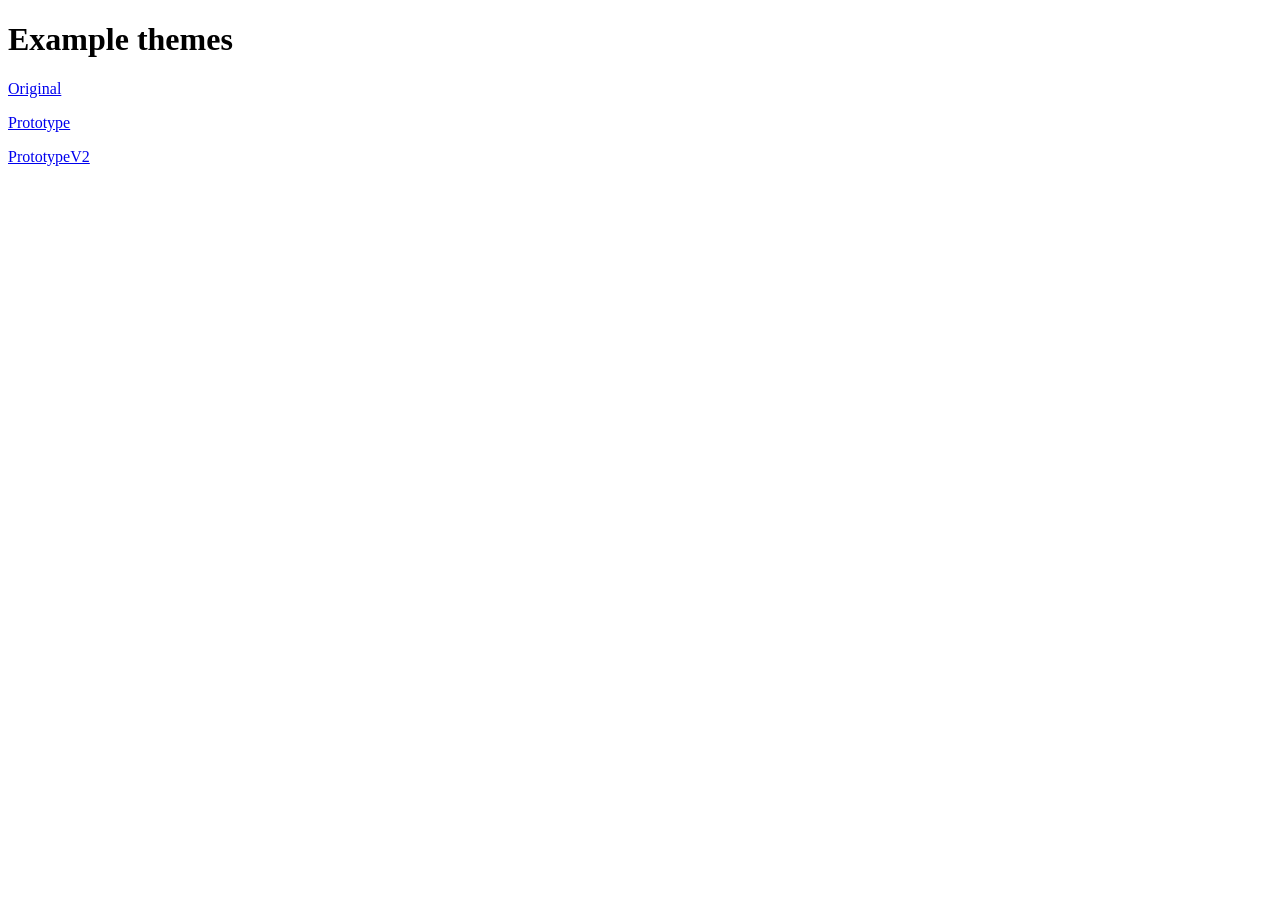
<file: index.html>
<!DOCTYPE HTML>
<html>
<head>
</head>
<body>
  <h1>Example themes</h1>
<p><a href="/original.html">Original</a></p>
<p><a href="/prototype.html">Prototype</a></p>
<p><a href="/prototypeV2.html">PrototypeV2</a></p>
</body>
</html>
</file>
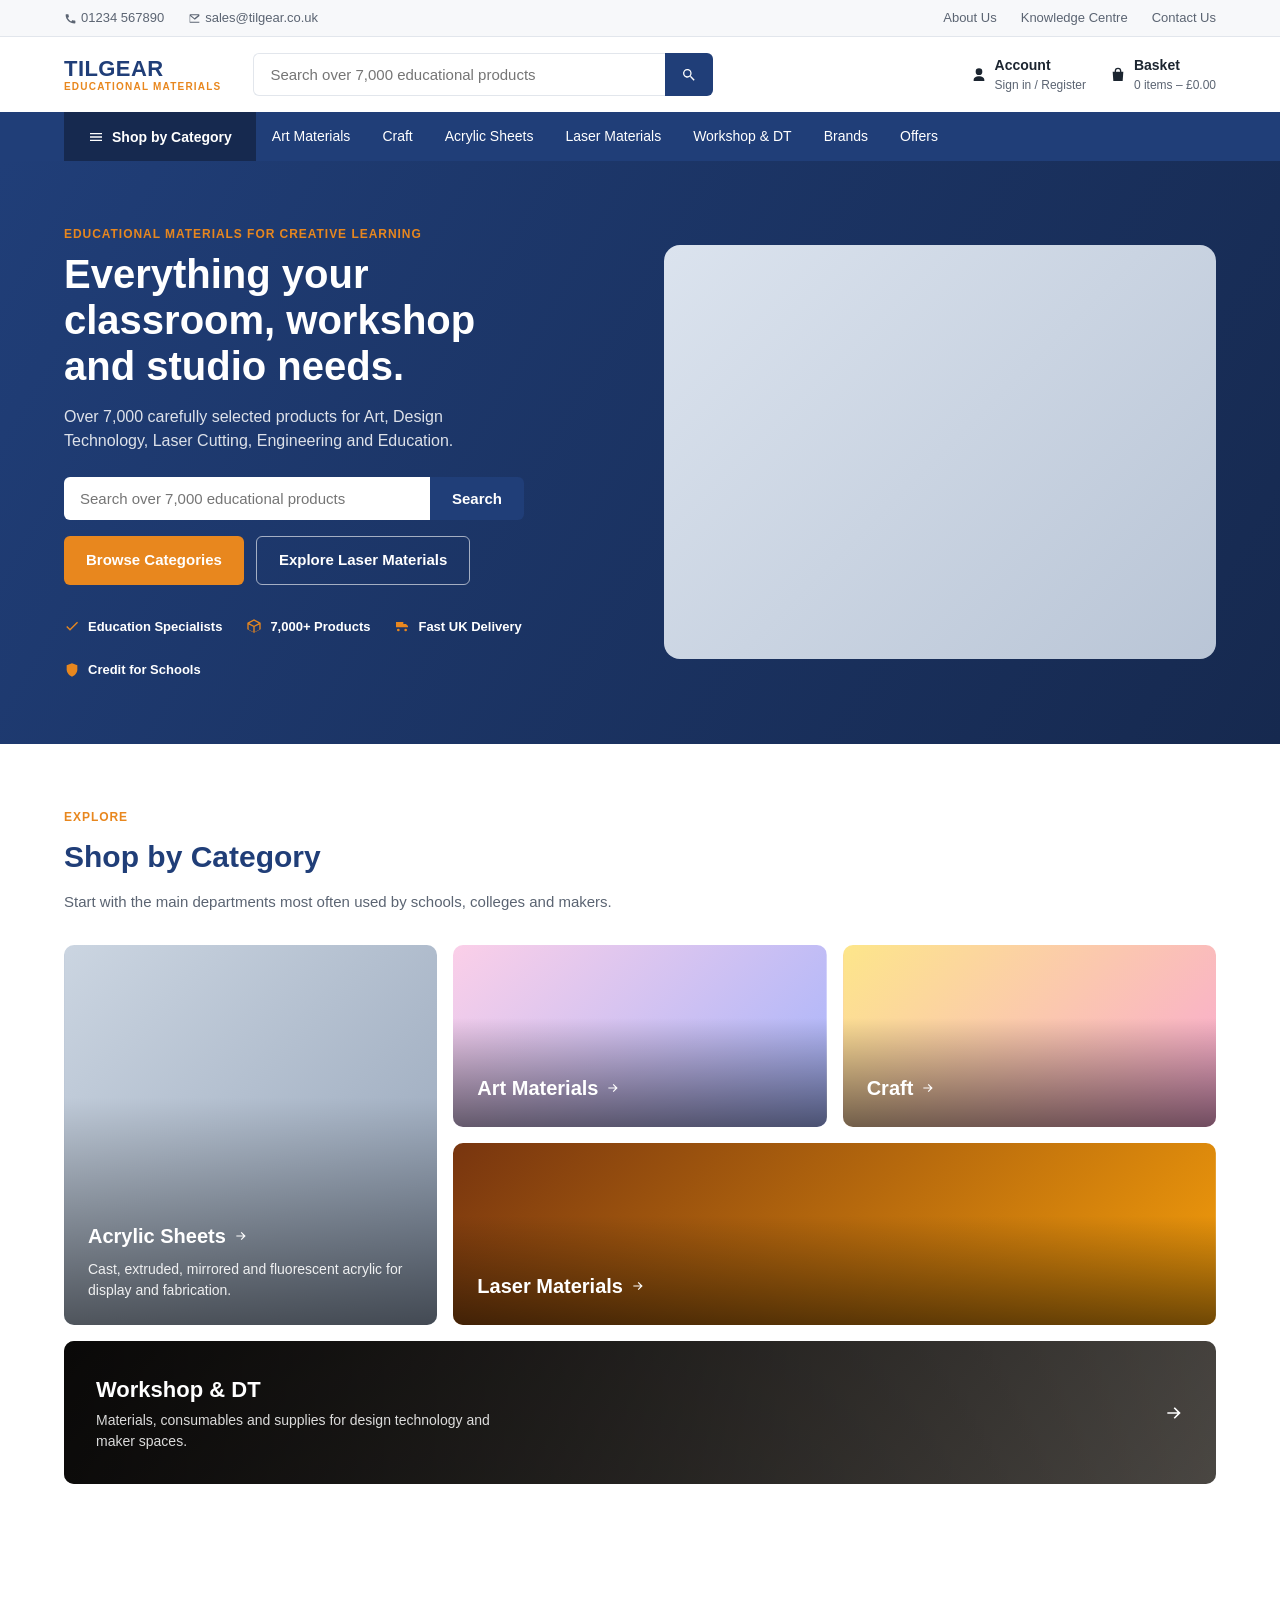
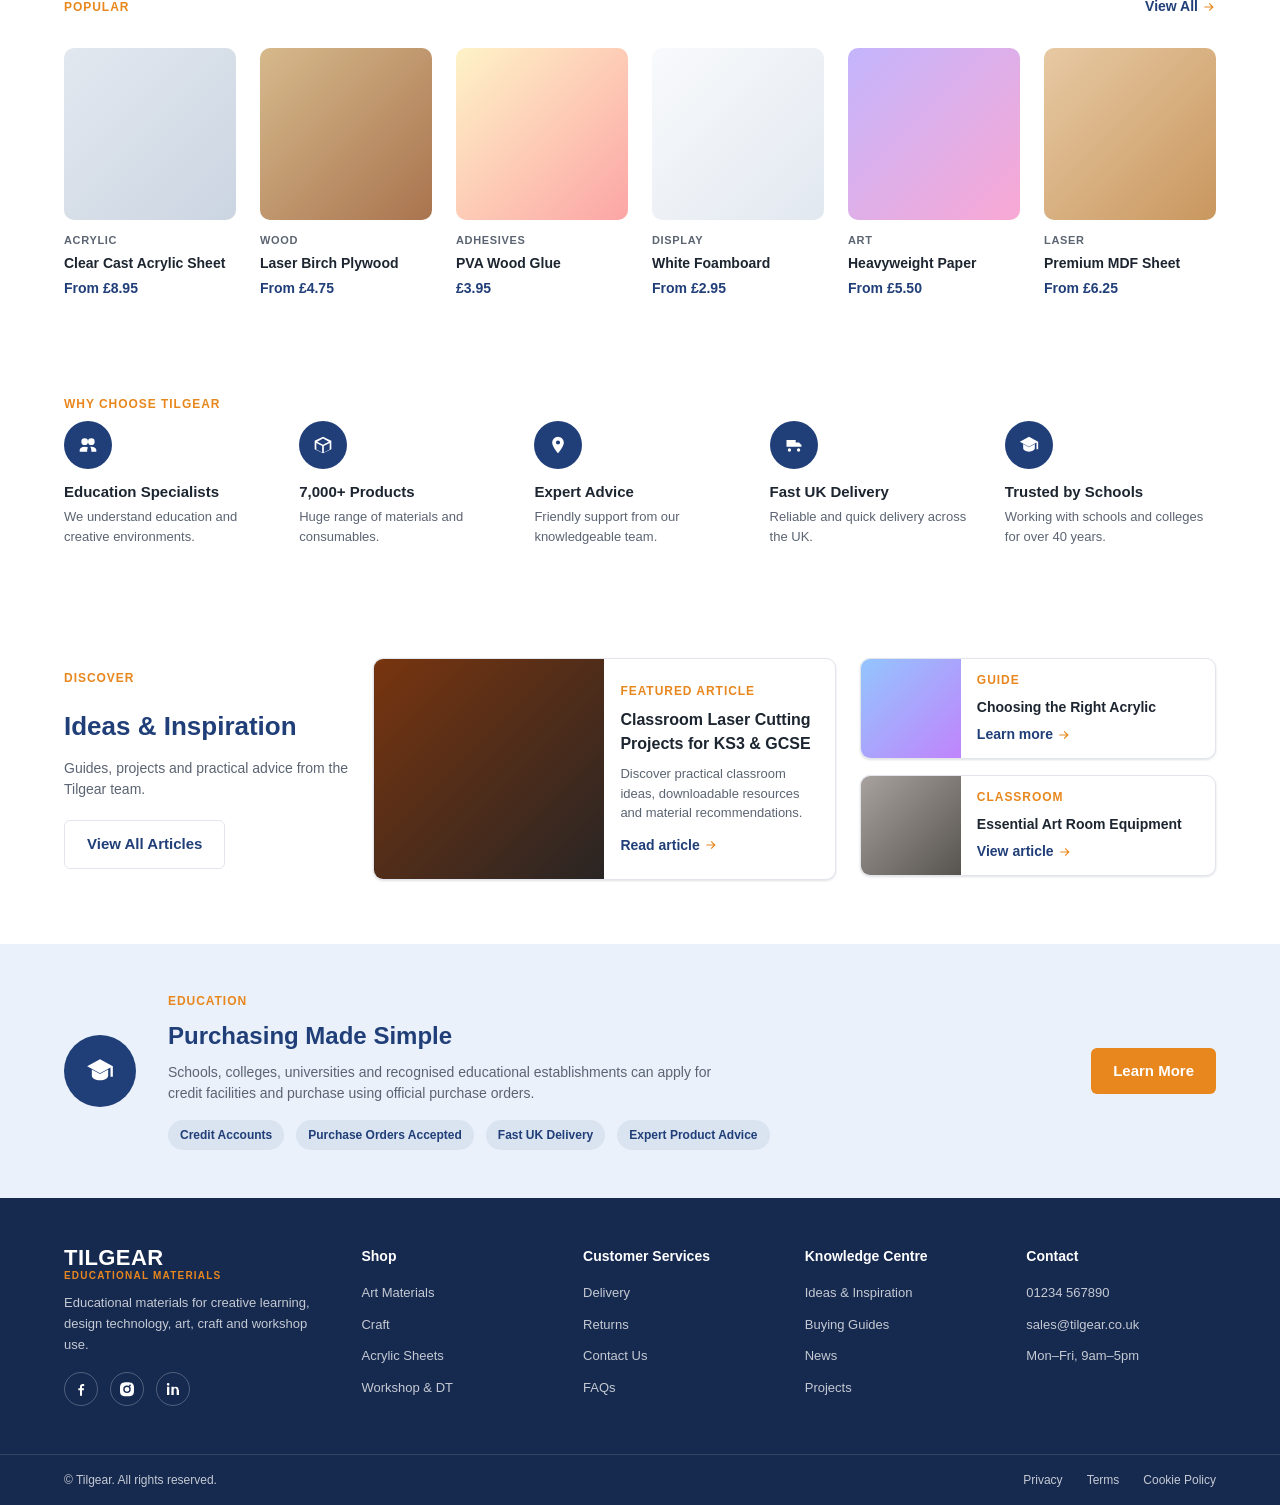
<file: original.html>
<!DOCTYPE html>
<html lang="en">
<head>
<meta charset="UTF-8">
<meta name="viewport" content="width=device-width, initial-scale=1.0">
<title>Tilgear Educational Materials</title>
<link rel="stylesheet" href="styles.css">
</head>
<body>

<!-- =========================================================
     UTILITY TOP BAR
     ========================================================= -->
<div class="topbar">
  <div class="container topbar__inner">
    <div class="topbar__contact">
      <a href="tel:01234567890" class="topbar__link">
        <span class="icon icon-phone" aria-hidden="true"></span> 01234 567890
      </a>
      <a href="mailto:sales@tilgear.co.uk" class="topbar__link">
        <span class="icon icon-mail" aria-hidden="true"></span> sales@tilgear.co.uk
      </a>
    </div>
    <nav class="topbar__links" aria-label="Secondary">
      <a href="#">About Us</a>
      <a href="#">Knowledge Centre</a>
      <a href="#">Contact Us</a>
    </nav>
  </div>
</div>

<!-- =========================================================
     MAIN HEADER: logo / search / account / basket
     ========================================================= -->
<header class="site-header">
  <div class="container site-header__inner">
    <a href="#" class="logo">
      TILGEAR
      <span class="logo__sub">Educational Materials</span>
    </a>

    <form class="header-search" role="search">
      <input type="search" placeholder="Search over 7,000 educational products" aria-label="Search products">
      <button type="submit" class="header-search__btn" aria-label="Search">
        <span class="icon icon-search" aria-hidden="true"></span>
      </button>
    </form>

    <div class="header-actions">
      <a href="#" class="header-actions__item">
        <span class="icon icon-user" aria-hidden="true"></span>
        <span class="header-actions__text">
          Account
          <small>Sign in / Register</small>
        </span>
      </a>
      <a href="#" class="header-actions__item">
        <span class="icon icon-bag" aria-hidden="true"></span>
        <span class="header-actions__text">
          Basket
          <small>0 items &ndash; &pound;0.00</small>
        </span>
      </a>
    </div>
  </div>
</header>

<!-- =========================================================
     PRIMARY NAVIGATION
     ========================================================= -->
<nav class="main-nav" aria-label="Primary">
  <div class="container main-nav__inner">
    <button class="main-nav__categories">
      <span class="icon icon-menu" aria-hidden="true"></span> Shop by Category
    </button>
    <ul class="main-nav__list">
      <li><a href="#">Art Materials</a></li>
      <li><a href="#">Craft</a></li>
      <li><a href="#">Acrylic Sheets</a></li>
      <li><a href="#">Laser Materials</a></li>
      <li><a href="#">Workshop &amp; DT</a></li>
      <li><a href="#">Brands</a></li>
      <li><a href="#">Offers</a></li>
    </ul>
  </div>
</nav>

<main>

  <!-- =========================================================
       HERO
       ========================================================= -->
  <section class="hero">
    <div class="container hero__inner">
      <div class="hero__content">
        <p class="eyebrow eyebrow--on-dark">Educational Materials for Creative Learning</p>
        <h1 class="hero__title">Everything your classroom, workshop and studio needs.</h1>
        <p class="hero__text">Over 7,000 carefully selected products for Art, Design Technology, Laser Cutting, Engineering and Education.</p>

        <form class="hero-search" role="search">
          <input type="search" placeholder="Search over 7,000 educational products" aria-label="Search products">
          <button type="submit" class="btn btn--primary">Search</button>
        </form>

        <div class="hero__ctas">
          <a href="#" class="btn btn--accent">Browse Categories</a>
          <a href="#" class="btn btn--outline-light">Explore Laser Materials</a>
        </div>

        <ul class="hero__badges">
          <li><span class="icon icon-check" aria-hidden="true"></span> Education Specialists</li>
          <li><span class="icon icon-box" aria-hidden="true"></span> 7,000+ Products</li>
          <li><span class="icon icon-truck" aria-hidden="true"></span> Fast UK Delivery</li>
          <li><span class="icon icon-shield" aria-hidden="true"></span> Credit for Schools</li>
        </ul>
      </div>

      <div class="hero__media placeholder-img" role="img" aria-label="Workshop with laser cutting materials"></div>
    </div>
  </section>

  <!-- =========================================================
       SHOP BY CATEGORY
       ========================================================= -->
  <section class="section">
    <div class="container">
      <div class="section-header">
        <p class="eyebrow">Explore</p>
        <h2 class="section-header__title">Shop by Category</h2>
        <p class="section-header__text">Start with the main departments most often used by schools, colleges and makers.</p>
      </div>

      <div class="category-grid">
        <a href="#" class="category-tile category-tile--large placeholder-img" style="--tile-gradient: linear-gradient(135deg,#cbd5e1,#94a3b8);">
          <span class="category-tile__label">
            Acrylic Sheets
            <span class="icon icon-arrow" aria-hidden="true"></span>
          </span>
          <span class="category-tile__desc">Cast, extruded, mirrored and fluorescent acrylic for display and fabrication.</span>
        </a>

        <a href="#" class="category-tile placeholder-img" style="--tile-gradient: linear-gradient(135deg,#fbcfe8,#a5b4fc);">
          <span class="category-tile__label">Art Materials <span class="icon icon-arrow" aria-hidden="true"></span></span>
        </a>

        <a href="#" class="category-tile placeholder-img" style="--tile-gradient: linear-gradient(135deg,#fde68a,#f9a8d4);">
          <span class="category-tile__label">Craft <span class="icon icon-arrow" aria-hidden="true"></span></span>
        </a>

        <a href="#" class="category-tile category-tile--wide placeholder-img" style="--tile-gradient: linear-gradient(135deg,#78350f,#f59e0b);">
          <span class="category-tile__label">Laser Materials <span class="icon icon-arrow" aria-hidden="true"></span></span>
        </a>
      </div>

      <a href="#" class="banner-tile placeholder-img" style="--tile-gradient: linear-gradient(135deg,#1c1917,#57534e);">
        <span class="banner-tile__label">Workshop &amp; DT</span>
        <span class="banner-tile__desc">Materials, consumables and supplies for design technology and maker spaces.</span>
        <span class="icon icon-arrow icon-arrow--light" aria-hidden="true"></span>
      </a>
    </div>
  </section>

  <!-- =========================================================
       POPULAR PRODUCTS
       ========================================================= -->
  <section class="section section--tight">
    <div class="container">
      <div class="row-header">
        <p class="eyebrow">Popular</p>
        <a href="#" class="link-arrow">View All <span class="icon icon-arrow" aria-hidden="true"></span></a>
      </div>

      <div class="product-grid">

        <article class="product-card">
          <div class="product-card__img placeholder-img" style="--tile-gradient: linear-gradient(135deg,#e2e8f0,#cbd5e1);"></div>
          <p class="product-card__tag">Acrylic</p>
          <h3 class="product-card__title">Clear Cast Acrylic Sheet</h3>
          <p class="product-card__price">From &pound;8.95</p>
        </article>

        <article class="product-card">
          <div class="product-card__img placeholder-img" style="--tile-gradient: linear-gradient(135deg,#d6b98c,#a9744f);"></div>
          <p class="product-card__tag">Wood</p>
          <h3 class="product-card__title">Laser Birch Plywood</h3>
          <p class="product-card__price">From &pound;4.75</p>
        </article>

        <article class="product-card">
          <div class="product-card__img placeholder-img" style="--tile-gradient: linear-gradient(135deg,#fef3c7,#fca5a5);"></div>
          <p class="product-card__tag">Adhesives</p>
          <h3 class="product-card__title">PVA Wood Glue</h3>
          <p class="product-card__price">&pound;3.95</p>
        </article>

        <article class="product-card">
          <div class="product-card__img placeholder-img" style="--tile-gradient: linear-gradient(135deg,#f8fafc,#e2e8f0);"></div>
          <p class="product-card__tag">Display</p>
          <h3 class="product-card__title">White Foamboard</h3>
          <p class="product-card__price">From &pound;2.95</p>
        </article>

        <article class="product-card">
          <div class="product-card__img placeholder-img" style="--tile-gradient: linear-gradient(135deg,#c4b5fd,#f9a8d4);"></div>
          <p class="product-card__tag">Art</p>
          <h3 class="product-card__title">Heavyweight Paper</h3>
          <p class="product-card__price">From &pound;5.50</p>
        </article>

        <article class="product-card">
          <div class="product-card__img placeholder-img" style="--tile-gradient: linear-gradient(135deg,#e7c9a3,#c9975f);"></div>
          <p class="product-card__tag">Laser</p>
          <h3 class="product-card__title">Premium MDF Sheet</h3>
          <p class="product-card__price">From &pound;6.25</p>
        </article>

      </div>
    </div>
  </section>

  <!-- =========================================================
       WHY CHOOSE TILGEAR
       ========================================================= -->
  <section class="section section--tight">
    <div class="container">
      <p class="eyebrow">Why Choose Tilgear</p>

      <ul class="feature-list">
        <li class="feature-list__item">
          <span class="feature-icon"><span class="icon icon-users" aria-hidden="true"></span></span>
          <div>
            <h3 class="feature-list__title">Education Specialists</h3>
            <p class="feature-list__text">We understand education and creative environments.</p>
          </div>
        </li>
        <li class="feature-list__item">
          <span class="feature-icon"><span class="icon icon-box" aria-hidden="true"></span></span>
          <div>
            <h3 class="feature-list__title">7,000+ Products</h3>
            <p class="feature-list__text">Huge range of materials and consumables.</p>
          </div>
        </li>
        <li class="feature-list__item">
          <span class="feature-icon"><span class="icon icon-pin" aria-hidden="true"></span></span>
          <div>
            <h3 class="feature-list__title">Expert Advice</h3>
            <p class="feature-list__text">Friendly support from our knowledgeable team.</p>
          </div>
        </li>
        <li class="feature-list__item">
          <span class="feature-icon"><span class="icon icon-truck" aria-hidden="true"></span></span>
          <div>
            <h3 class="feature-list__title">Fast UK Delivery</h3>
            <p class="feature-list__text">Reliable and quick delivery across the UK.</p>
          </div>
        </li>
        <li class="feature-list__item">
          <span class="feature-icon"><span class="icon icon-school" aria-hidden="true"></span></span>
          <div>
            <h3 class="feature-list__title">Trusted by Schools</h3>
            <p class="feature-list__text">Working with schools and colleges for over 40 years.</p>
          </div>
        </li>
      </ul>
    </div>
  </section>

  <!-- =========================================================
       IDEAS & INSPIRATION
       ========================================================= -->
  <section class="section">
    <div class="container">
      <div class="ideas-grid">

        <div class="ideas-intro">
          <p class="eyebrow">Discover</p>
          <h2 class="ideas-intro__title">Ideas &amp; Inspiration</h2>
          <p class="ideas-intro__text">Guides, projects and practical advice from the Tilgear team.</p>
          <a href="#" class="btn btn--outline-dark">View All Articles</a>
        </div>

        <article class="article-card article-card--featured">
          <div class="article-card__img placeholder-img" style="--tile-gradient: linear-gradient(135deg,#78350f,#292524);"></div>
          <div class="article-card__body">
            <p class="eyebrow">Featured Article</p>
            <h3 class="article-card__title">Classroom Laser Cutting Projects for KS3 &amp; GCSE</h3>
            <p class="article-card__text">Discover practical classroom ideas, downloadable resources and material recommendations.</p>
            <a href="#" class="link-arrow">Read article <span class="icon icon-arrow" aria-hidden="true"></span></a>
          </div>
        </article>

        <div class="article-stack">
          <article class="article-card article-card--small">
            <div class="article-card__img placeholder-img" style="--tile-gradient: linear-gradient(135deg,#93c5fd,#c084fc);"></div>
            <div class="article-card__body">
              <p class="eyebrow">Guide</p>
              <h3 class="article-card__title">Choosing the Right Acrylic</h3>
              <a href="#" class="link-arrow">Learn more <span class="icon icon-arrow" aria-hidden="true"></span></a>
            </div>
          </article>

          <article class="article-card article-card--small">
            <div class="article-card__img placeholder-img" style="--tile-gradient: linear-gradient(135deg,#a8a29e,#57534e);"></div>
            <div class="article-card__body">
              <p class="eyebrow">Classroom</p>
              <h3 class="article-card__title">Essential Art Room Equipment</h3>
              <a href="#" class="link-arrow">View article <span class="icon icon-arrow" aria-hidden="true"></span></a>
            </div>
          </article>
        </div>

      </div>
    </div>
  </section>

  <!-- =========================================================
       PURCHASING MADE SIMPLE
       ========================================================= -->
  <section class="banner-cta">
    <div class="container banner-cta__inner">
      <div class="banner-cta__icon"><span class="icon icon-school-outline" aria-hidden="true"></span></div>
      <div class="banner-cta__content">
        <p class="eyebrow">Education</p>
        <h2 class="banner-cta__title">Purchasing Made Simple</h2>
        <p class="banner-cta__text">Schools, colleges, universities and recognised educational establishments can apply for credit facilities and purchase using official purchase orders.</p>
        <ul class="pill-list">
          <li>Credit Accounts</li>
          <li>Purchase Orders Accepted</li>
          <li>Fast UK Delivery</li>
          <li>Expert Product Advice</li>
        </ul>
      </div>
      <a href="#" class="btn btn--accent banner-cta__btn">Learn More</a>
    </div>
  </section>

</main>

<!-- =========================================================
     FOOTER
     ========================================================= -->
<footer class="site-footer">
  <div class="container site-footer__inner">
    <div class="footer-brand">
      <p class="logo logo--footer">
        TILGEAR
        <span class="logo__sub">Educational Materials</span>
      </p>
      <p class="footer-brand__text">Educational materials for creative learning, design technology, art, craft and workshop use.</p>
      <div class="footer-social">
        <a href="#" aria-label="Facebook"><span class="icon icon-facebook" aria-hidden="true"></span></a>
        <a href="#" aria-label="Instagram"><span class="icon icon-instagram" aria-hidden="true"></span></a>
        <a href="#" aria-label="LinkedIn"><span class="icon icon-linkedin" aria-hidden="true"></span></a>
      </div>
    </div>

    <nav class="footer-col" aria-label="Shop">
      <h3 class="footer-col__title">Shop</h3>
      <ul>
        <li><a href="#">Art Materials</a></li>
        <li><a href="#">Craft</a></li>
        <li><a href="#">Acrylic Sheets</a></li>
        <li><a href="#">Workshop &amp; DT</a></li>
      </ul>
    </nav>

    <nav class="footer-col" aria-label="Customer Services">
      <h3 class="footer-col__title">Customer Services</h3>
      <ul>
        <li><a href="#">Delivery</a></li>
        <li><a href="#">Returns</a></li>
        <li><a href="#">Contact Us</a></li>
        <li><a href="#">FAQs</a></li>
      </ul>
    </nav>

    <nav class="footer-col" aria-label="Knowledge Centre">
      <h3 class="footer-col__title">Knowledge Centre</h3>
      <ul>
        <li><a href="#">Ideas &amp; Inspiration</a></li>
        <li><a href="#">Buying Guides</a></li>
        <li><a href="#">News</a></li>
        <li><a href="#">Projects</a></li>
      </ul>
    </nav>

    <div class="footer-col">
      <h3 class="footer-col__title">Contact</h3>
      <ul>
        <li>01234 567890</li>
        <li>sales@tilgear.co.uk</li>
        <li>Mon&ndash;Fri, 9am&ndash;5pm</li>
      </ul>
    </div>
  </div>

  <div class="site-footer__bottom">
    <div class="container site-footer__bottom-inner">
      <p>&copy; Tilgear. All rights reserved.</p>
      <div class="footer-legal">
        <a href="#">Privacy</a>
        <a href="#">Terms</a>
        <a href="#">Cookie Policy</a>
      </div>
    </div>
  </div>
</footer>

</body>
</html>
</file>
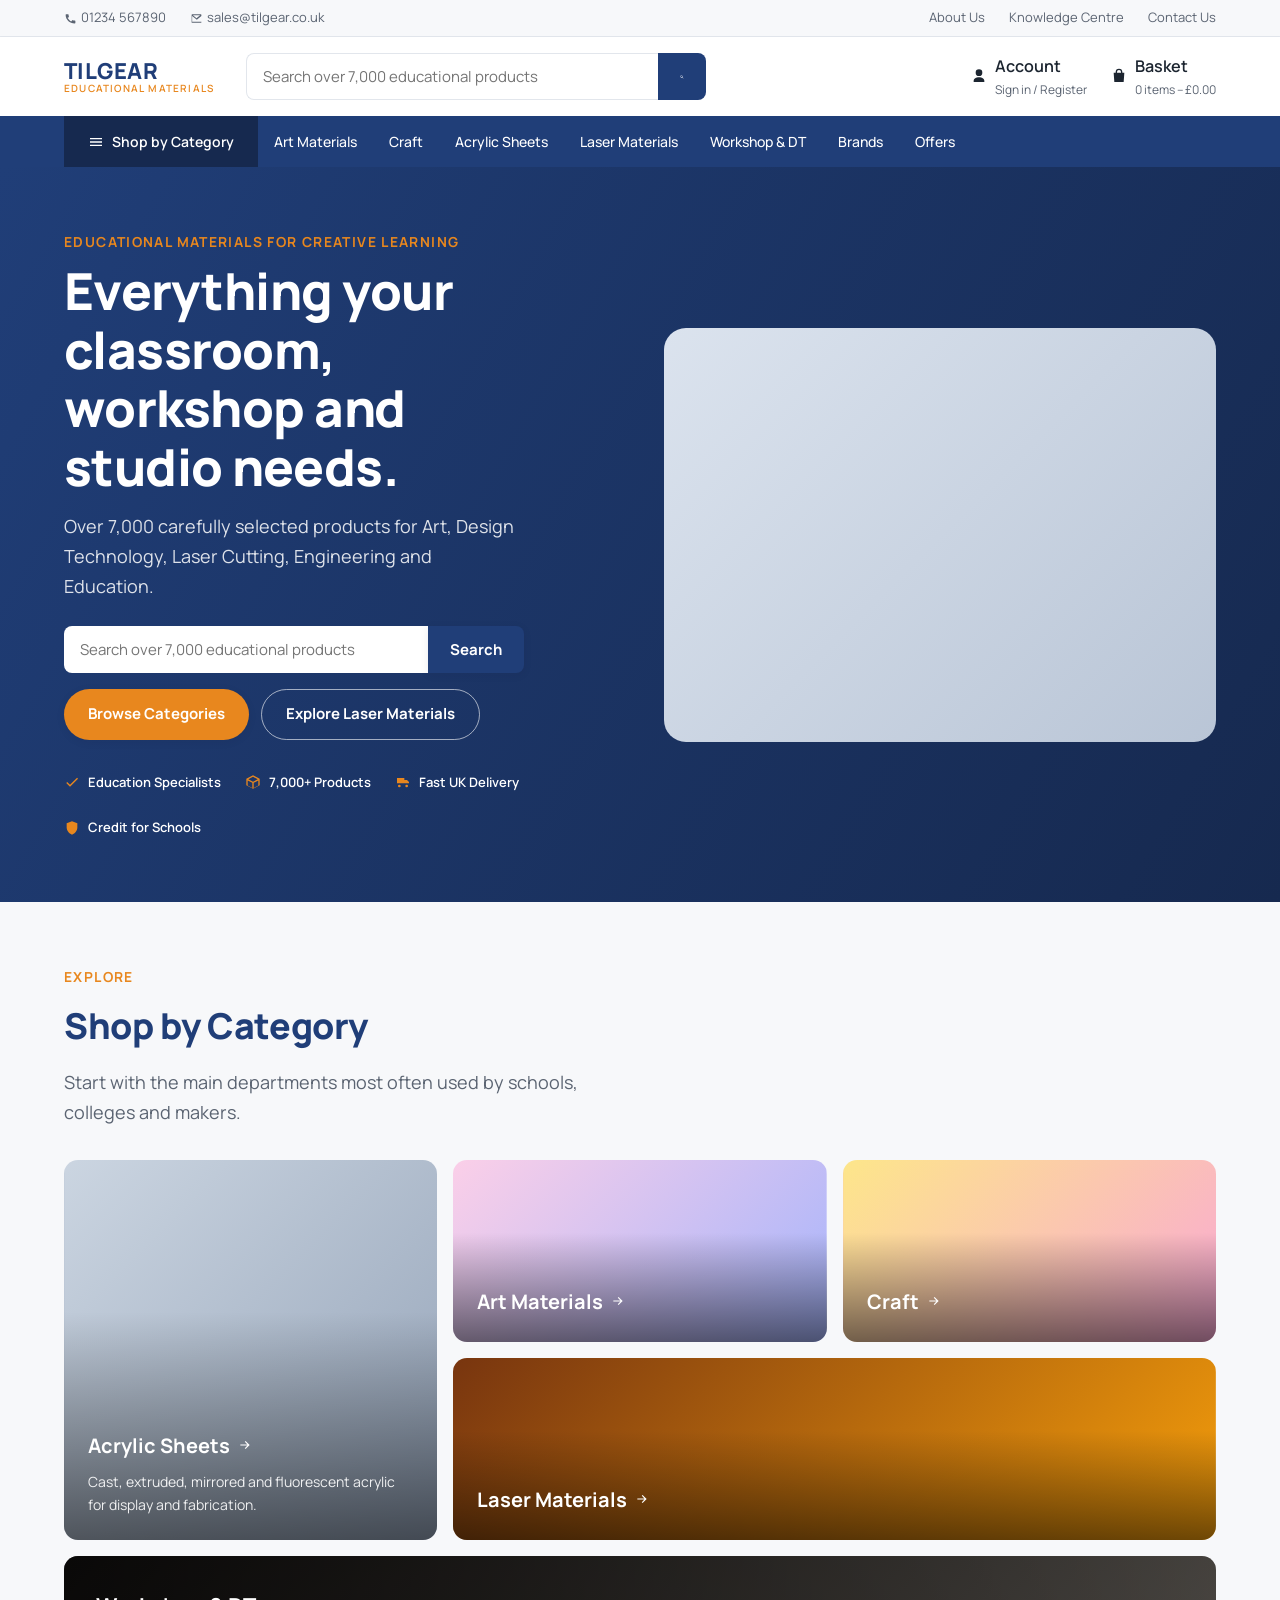
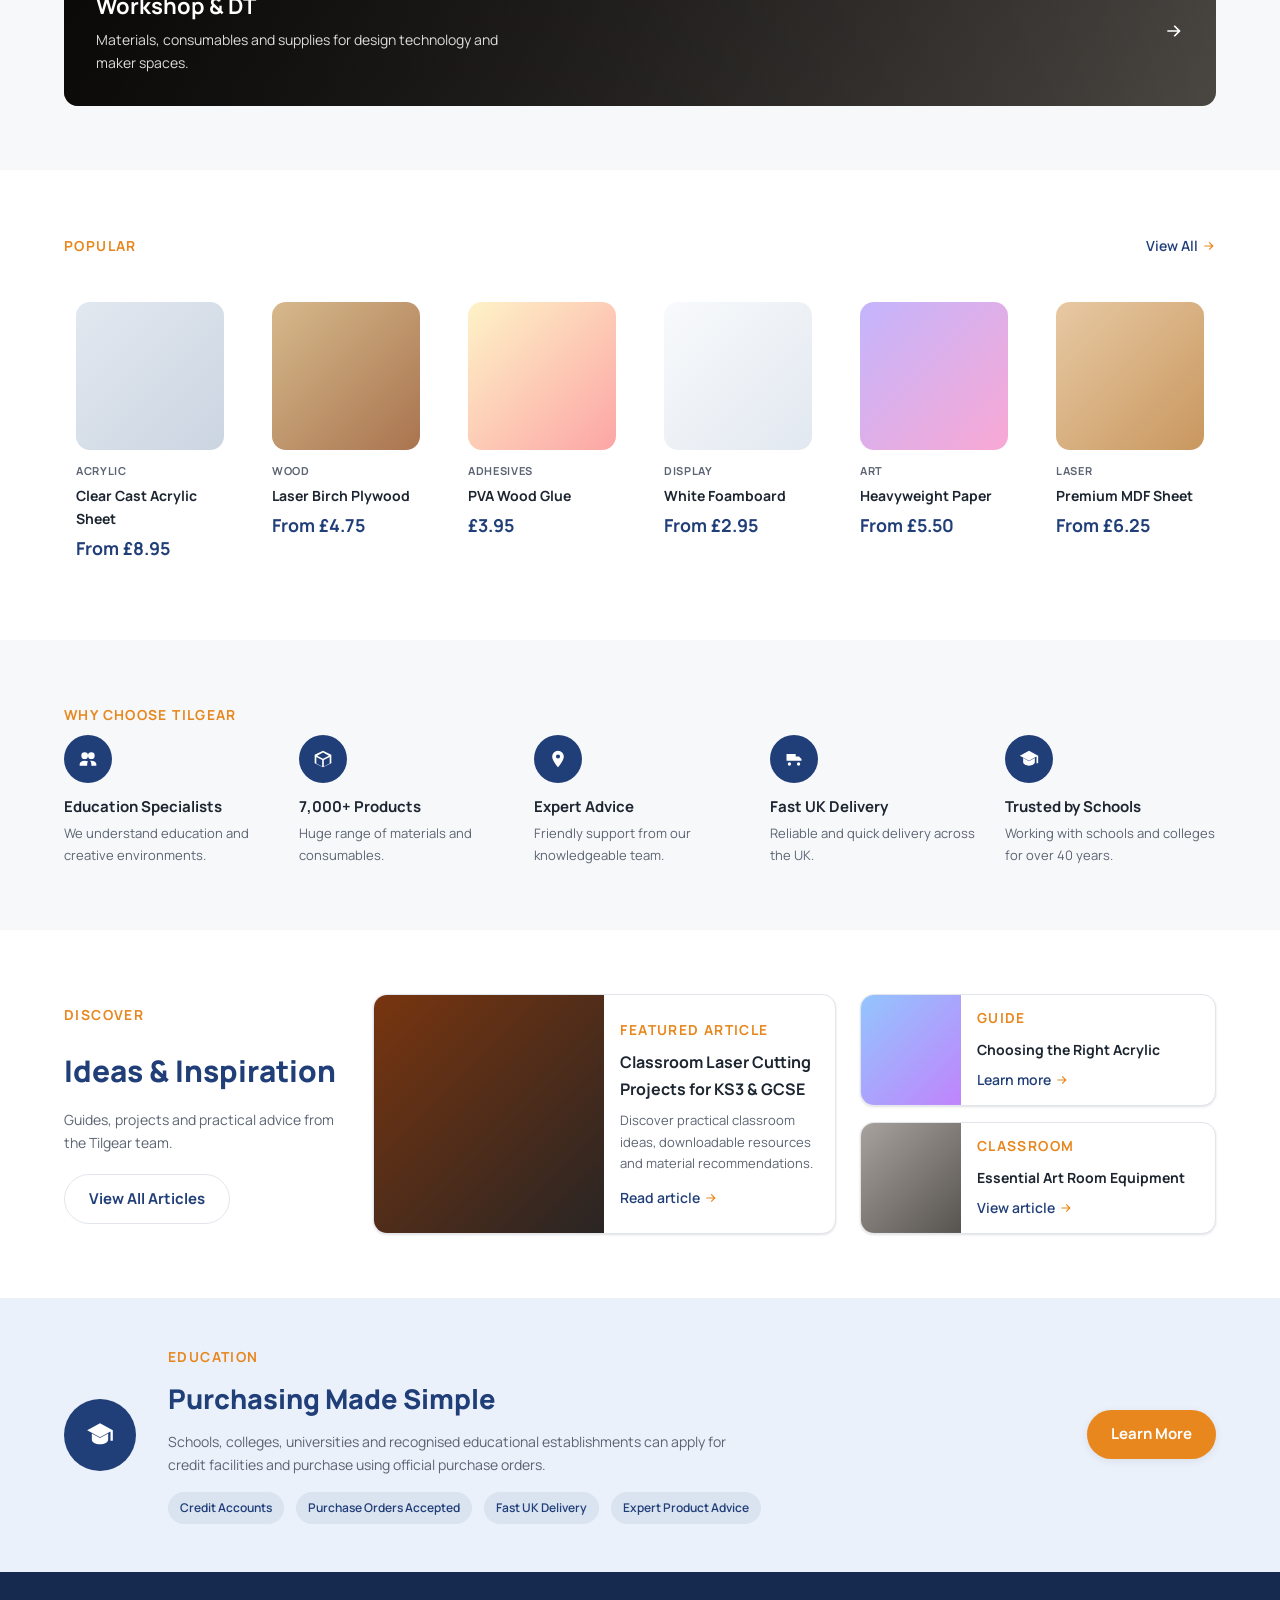
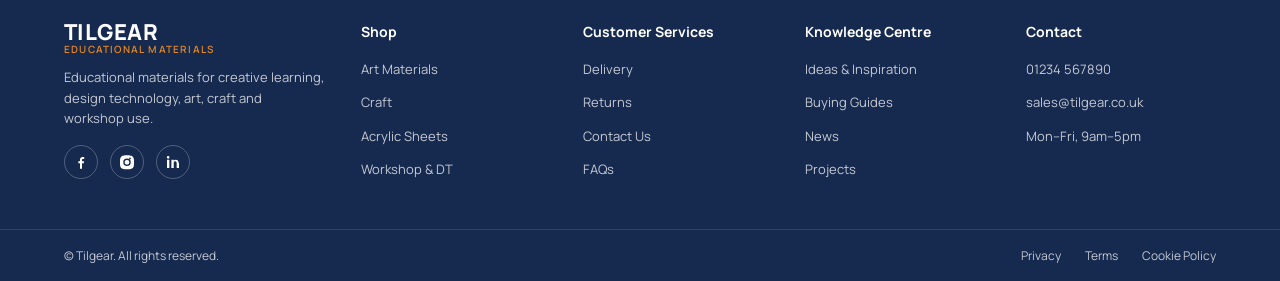
<file: prototype.html>
<!DOCTYPE html>
<html lang="en">
<head>
<meta charset="UTF-8">
<meta name="viewport" content="width=device-width, initial-scale=1.0">
<title>Tilgear Educational Materials</title>
<link rel="stylesheet" href="styles.css">
<link rel="stylesheet" href="prototype.css">
</head>
<body>

<!-- =========================================================
     UTILITY TOP BAR
     ========================================================= -->
<div class="topbar">
  <div class="container topbar__inner">
    <div class="topbar__contact">
      <a href="tel:01234567890" class="topbar__link">
        <span class="icon icon-phone" aria-hidden="true"></span> 01234 567890
      </a>
      <a href="mailto:sales@tilgear.co.uk" class="topbar__link">
        <span class="icon icon-mail" aria-hidden="true"></span> sales@tilgear.co.uk
      </a>
    </div>
    <nav class="topbar__links" aria-label="Secondary">
      <a href="#">About Us</a>
      <a href="#">Knowledge Centre</a>
      <a href="#">Contact Us</a>
    </nav>
  </div>
</div>

<!-- =========================================================
     MAIN HEADER: logo / search / account / basket
     ========================================================= -->
<header class="site-header">
  <div class="container site-header__inner">
    <a href="#" class="logo">
      TILGEAR
      <span class="logo__sub">Educational Materials</span>
    </a>

    <form class="header-search" role="search">
      <input type="search" placeholder="Search over 7,000 educational products" aria-label="Search products">
      <button type="submit" class="header-search__btn" aria-label="Search">
        <span class="icon icon-search" aria-hidden="true"></span>
      </button>
    </form>

    <div class="header-actions">
      <a href="#" class="header-actions__item">
        <span class="icon icon-user" aria-hidden="true"></span>
        <span class="header-actions__text">
          Account
          <small>Sign in / Register</small>
        </span>
      </a>
      <a href="#" class="header-actions__item">
        <span class="icon icon-bag" aria-hidden="true"></span>
        <span class="header-actions__text">
          Basket
          <small>0 items &ndash; &pound;0.00</small>
        </span>
      </a>
    </div>
  </div>
</header>

<!-- =========================================================
     PRIMARY NAVIGATION
     ========================================================= -->
<nav class="main-nav" aria-label="Primary">
  <div class="container main-nav__inner">
    <button class="main-nav__categories">
      <span class="icon icon-menu" aria-hidden="true"></span> Shop by Category
    </button>
    <ul class="main-nav__list">
      <li><a href="#">Art Materials</a></li>
      <li><a href="#">Craft</a></li>
      <li><a href="#">Acrylic Sheets</a></li>
      <li><a href="#">Laser Materials</a></li>
      <li><a href="#">Workshop &amp; DT</a></li>
      <li><a href="#">Brands</a></li>
      <li><a href="#">Offers</a></li>
    </ul>
  </div>
</nav>

<main>

  <!-- =========================================================
       HERO
       ========================================================= -->
  <section class="hero">
    <div class="container hero__inner">
      <div class="hero__content">
        <p class="eyebrow eyebrow--on-dark">Educational Materials for Creative Learning</p>
        <h1 class="hero__title">Everything your classroom, workshop and studio needs.</h1>
        <p class="hero__text">Over 7,000 carefully selected products for Art, Design Technology, Laser Cutting, Engineering and Education.</p>

        <form class="hero-search" role="search">
          <input type="search" placeholder="Search over 7,000 educational products" aria-label="Search products">
          <button type="submit" class="btn btn--primary">Search</button>
        </form>

        <div class="hero__ctas">
          <a href="#" class="btn btn--accent">Browse Categories</a>
          <a href="#" class="btn btn--outline-light">Explore Laser Materials</a>
        </div>

        <ul class="hero__badges">
          <li><span class="icon icon-check" aria-hidden="true"></span> Education Specialists</li>
          <li><span class="icon icon-box" aria-hidden="true"></span> 7,000+ Products</li>
          <li><span class="icon icon-truck" aria-hidden="true"></span> Fast UK Delivery</li>
          <li><span class="icon icon-shield" aria-hidden="true"></span> Credit for Schools</li>
        </ul>
      </div>

      <div class="hero__media placeholder-img" role="img" aria-label="Workshop with laser cutting materials"></div>
    </div>
  </section>

  <!-- =========================================================
       SHOP BY CATEGORY
       ========================================================= -->
  <section class="section">
    <div class="container">
      <div class="section-header">
        <p class="eyebrow">Explore</p>
        <h2 class="section-header__title">Shop by Category</h2>
        <p class="section-header__text">Start with the main departments most often used by schools, colleges and makers.</p>
      </div>

      <div class="category-grid">
        <a href="#" class="category-tile category-tile--large placeholder-img" style="--tile-gradient: linear-gradient(135deg,#cbd5e1,#94a3b8);">
          <span class="category-tile__label">
            Acrylic Sheets
            <span class="icon icon-arrow" aria-hidden="true"></span>
          </span>
          <span class="category-tile__desc">Cast, extruded, mirrored and fluorescent acrylic for display and fabrication.</span>
        </a>

        <a href="#" class="category-tile placeholder-img" style="--tile-gradient: linear-gradient(135deg,#fbcfe8,#a5b4fc);">
          <span class="category-tile__label">Art Materials <span class="icon icon-arrow" aria-hidden="true"></span></span>
        </a>

        <a href="#" class="category-tile placeholder-img" style="--tile-gradient: linear-gradient(135deg,#fde68a,#f9a8d4);">
          <span class="category-tile__label">Craft <span class="icon icon-arrow" aria-hidden="true"></span></span>
        </a>

        <a href="#" class="category-tile category-tile--wide placeholder-img" style="--tile-gradient: linear-gradient(135deg,#78350f,#f59e0b);">
          <span class="category-tile__label">Laser Materials <span class="icon icon-arrow" aria-hidden="true"></span></span>
        </a>
      </div>

      <a href="#" class="banner-tile placeholder-img" style="--tile-gradient: linear-gradient(135deg,#1c1917,#57534e);">
        <span class="banner-tile__label">Workshop &amp; DT</span>
        <span class="banner-tile__desc">Materials, consumables and supplies for design technology and maker spaces.</span>
        <span class="icon icon-arrow icon-arrow--light" aria-hidden="true"></span>
      </a>
    </div>
  </section>

  <!-- =========================================================
       POPULAR PRODUCTS
       ========================================================= -->
  <section class="section section--tight">
    <div class="container">
      <div class="row-header">
        <p class="eyebrow">Popular</p>
        <a href="#" class="link-arrow">View All <span class="icon icon-arrow" aria-hidden="true"></span></a>
      </div>

      <div class="product-grid">

        <article class="product-card">
          <div class="product-card__img placeholder-img" style="--tile-gradient: linear-gradient(135deg,#e2e8f0,#cbd5e1);"></div>
          <p class="product-card__tag">Acrylic</p>
          <h3 class="product-card__title">Clear Cast Acrylic Sheet</h3>
          <p class="product-card__price">From &pound;8.95</p>
        </article>

        <article class="product-card">
          <div class="product-card__img placeholder-img" style="--tile-gradient: linear-gradient(135deg,#d6b98c,#a9744f);"></div>
          <p class="product-card__tag">Wood</p>
          <h3 class="product-card__title">Laser Birch Plywood</h3>
          <p class="product-card__price">From &pound;4.75</p>
        </article>

        <article class="product-card">
          <div class="product-card__img placeholder-img" style="--tile-gradient: linear-gradient(135deg,#fef3c7,#fca5a5);"></div>
          <p class="product-card__tag">Adhesives</p>
          <h3 class="product-card__title">PVA Wood Glue</h3>
          <p class="product-card__price">&pound;3.95</p>
        </article>

        <article class="product-card">
          <div class="product-card__img placeholder-img" style="--tile-gradient: linear-gradient(135deg,#f8fafc,#e2e8f0);"></div>
          <p class="product-card__tag">Display</p>
          <h3 class="product-card__title">White Foamboard</h3>
          <p class="product-card__price">From &pound;2.95</p>
        </article>

        <article class="product-card">
          <div class="product-card__img placeholder-img" style="--tile-gradient: linear-gradient(135deg,#c4b5fd,#f9a8d4);"></div>
          <p class="product-card__tag">Art</p>
          <h3 class="product-card__title">Heavyweight Paper</h3>
          <p class="product-card__price">From &pound;5.50</p>
        </article>

        <article class="product-card">
          <div class="product-card__img placeholder-img" style="--tile-gradient: linear-gradient(135deg,#e7c9a3,#c9975f);"></div>
          <p class="product-card__tag">Laser</p>
          <h3 class="product-card__title">Premium MDF Sheet</h3>
          <p class="product-card__price">From &pound;6.25</p>
        </article>

      </div>
    </div>
  </section>

  <!-- =========================================================
       WHY CHOOSE TILGEAR
       ========================================================= -->
  <section class="section section--tight">
    <div class="container">
      <p class="eyebrow">Why Choose Tilgear</p>

      <ul class="feature-list">
        <li class="feature-list__item">
          <span class="feature-icon"><span class="icon icon-users" aria-hidden="true"></span></span>
          <div>
            <h3 class="feature-list__title">Education Specialists</h3>
            <p class="feature-list__text">We understand education and creative environments.</p>
          </div>
        </li>
        <li class="feature-list__item">
          <span class="feature-icon"><span class="icon icon-box" aria-hidden="true"></span></span>
          <div>
            <h3 class="feature-list__title">7,000+ Products</h3>
            <p class="feature-list__text">Huge range of materials and consumables.</p>
          </div>
        </li>
        <li class="feature-list__item">
          <span class="feature-icon"><span class="icon icon-pin" aria-hidden="true"></span></span>
          <div>
            <h3 class="feature-list__title">Expert Advice</h3>
            <p class="feature-list__text">Friendly support from our knowledgeable team.</p>
          </div>
        </li>
        <li class="feature-list__item">
          <span class="feature-icon"><span class="icon icon-truck" aria-hidden="true"></span></span>
          <div>
            <h3 class="feature-list__title">Fast UK Delivery</h3>
            <p class="feature-list__text">Reliable and quick delivery across the UK.</p>
          </div>
        </li>
        <li class="feature-list__item">
          <span class="feature-icon"><span class="icon icon-school" aria-hidden="true"></span></span>
          <div>
            <h3 class="feature-list__title">Trusted by Schools</h3>
            <p class="feature-list__text">Working with schools and colleges for over 40 years.</p>
          </div>
        </li>
      </ul>
    </div>
  </section>

  <!-- =========================================================
       IDEAS & INSPIRATION
       ========================================================= -->
  <section class="section">
    <div class="container">
      <div class="ideas-grid">

        <div class="ideas-intro">
          <p class="eyebrow">Discover</p>
          <h2 class="ideas-intro__title">Ideas &amp; Inspiration</h2>
          <p class="ideas-intro__text">Guides, projects and practical advice from the Tilgear team.</p>
          <a href="#" class="btn btn--outline-dark">View All Articles</a>
        </div>

        <article class="article-card article-card--featured">
          <div class="article-card__img placeholder-img" style="--tile-gradient: linear-gradient(135deg,#78350f,#292524);"></div>
          <div class="article-card__body">
            <p class="eyebrow">Featured Article</p>
            <h3 class="article-card__title">Classroom Laser Cutting Projects for KS3 &amp; GCSE</h3>
            <p class="article-card__text">Discover practical classroom ideas, downloadable resources and material recommendations.</p>
            <a href="#" class="link-arrow">Read article <span class="icon icon-arrow" aria-hidden="true"></span></a>
          </div>
        </article>

        <div class="article-stack">
          <article class="article-card article-card--small">
            <div class="article-card__img placeholder-img" style="--tile-gradient: linear-gradient(135deg,#93c5fd,#c084fc);"></div>
            <div class="article-card__body">
              <p class="eyebrow">Guide</p>
              <h3 class="article-card__title">Choosing the Right Acrylic</h3>
              <a href="#" class="link-arrow">Learn more <span class="icon icon-arrow" aria-hidden="true"></span></a>
            </div>
          </article>

          <article class="article-card article-card--small">
            <div class="article-card__img placeholder-img" style="--tile-gradient: linear-gradient(135deg,#a8a29e,#57534e);"></div>
            <div class="article-card__body">
              <p class="eyebrow">Classroom</p>
              <h3 class="article-card__title">Essential Art Room Equipment</h3>
              <a href="#" class="link-arrow">View article <span class="icon icon-arrow" aria-hidden="true"></span></a>
            </div>
          </article>
        </div>

      </div>
    </div>
  </section>

  <!-- =========================================================
       PURCHASING MADE SIMPLE
       ========================================================= -->
  <section class="banner-cta">
    <div class="container banner-cta__inner">
      <div class="banner-cta__icon"><span class="icon icon-school-outline" aria-hidden="true"></span></div>
      <div class="banner-cta__content">
        <p class="eyebrow">Education</p>
        <h2 class="banner-cta__title">Purchasing Made Simple</h2>
        <p class="banner-cta__text">Schools, colleges, universities and recognised educational establishments can apply for credit facilities and purchase using official purchase orders.</p>
        <ul class="pill-list">
          <li>Credit Accounts</li>
          <li>Purchase Orders Accepted</li>
          <li>Fast UK Delivery</li>
          <li>Expert Product Advice</li>
        </ul>
      </div>
      <a href="#" class="btn btn--accent banner-cta__btn">Learn More</a>
    </div>
  </section>

</main>

<!-- =========================================================
     FOOTER
     ========================================================= -->
<footer class="site-footer">
  <div class="container site-footer__inner">
    <div class="footer-brand">
      <p class="logo logo--footer">
        TILGEAR
        <span class="logo__sub">Educational Materials</span>
      </p>
      <p class="footer-brand__text">Educational materials for creative learning, design technology, art, craft and workshop use.</p>
      <div class="footer-social">
        <a href="#" aria-label="Facebook"><span class="icon icon-facebook" aria-hidden="true"></span></a>
        <a href="#" aria-label="Instagram"><span class="icon icon-instagram" aria-hidden="true"></span></a>
        <a href="#" aria-label="LinkedIn"><span class="icon icon-linkedin" aria-hidden="true"></span></a>
      </div>
    </div>

    <nav class="footer-col" aria-label="Shop">
      <h3 class="footer-col__title">Shop</h3>
      <ul>
        <li><a href="#">Art Materials</a></li>
        <li><a href="#">Craft</a></li>
        <li><a href="#">Acrylic Sheets</a></li>
        <li><a href="#">Workshop &amp; DT</a></li>
      </ul>
    </nav>

    <nav class="footer-col" aria-label="Customer Services">
      <h3 class="footer-col__title">Customer Services</h3>
      <ul>
        <li><a href="#">Delivery</a></li>
        <li><a href="#">Returns</a></li>
        <li><a href="#">Contact Us</a></li>
        <li><a href="#">FAQs</a></li>
      </ul>
    </nav>

    <nav class="footer-col" aria-label="Knowledge Centre">
      <h3 class="footer-col__title">Knowledge Centre</h3>
      <ul>
        <li><a href="#">Ideas &amp; Inspiration</a></li>
        <li><a href="#">Buying Guides</a></li>
        <li><a href="#">News</a></li>
        <li><a href="#">Projects</a></li>
      </ul>
    </nav>

    <div class="footer-col">
      <h3 class="footer-col__title">Contact</h3>
      <ul>
        <li>01234 567890</li>
        <li>sales@tilgear.co.uk</li>
        <li>Mon&ndash;Fri, 9am&ndash;5pm</li>
      </ul>
    </div>
  </div>

  <div class="site-footer__bottom">
    <div class="container site-footer__bottom-inner">
      <p>&copy; Tilgear. All rights reserved.</p>
      <div class="footer-legal">
        <a href="#">Privacy</a>
        <a href="#">Terms</a>
        <a href="#">Cookie Policy</a>
      </div>
    </div>
  </div>
</footer>

</body>
</html>
</file>
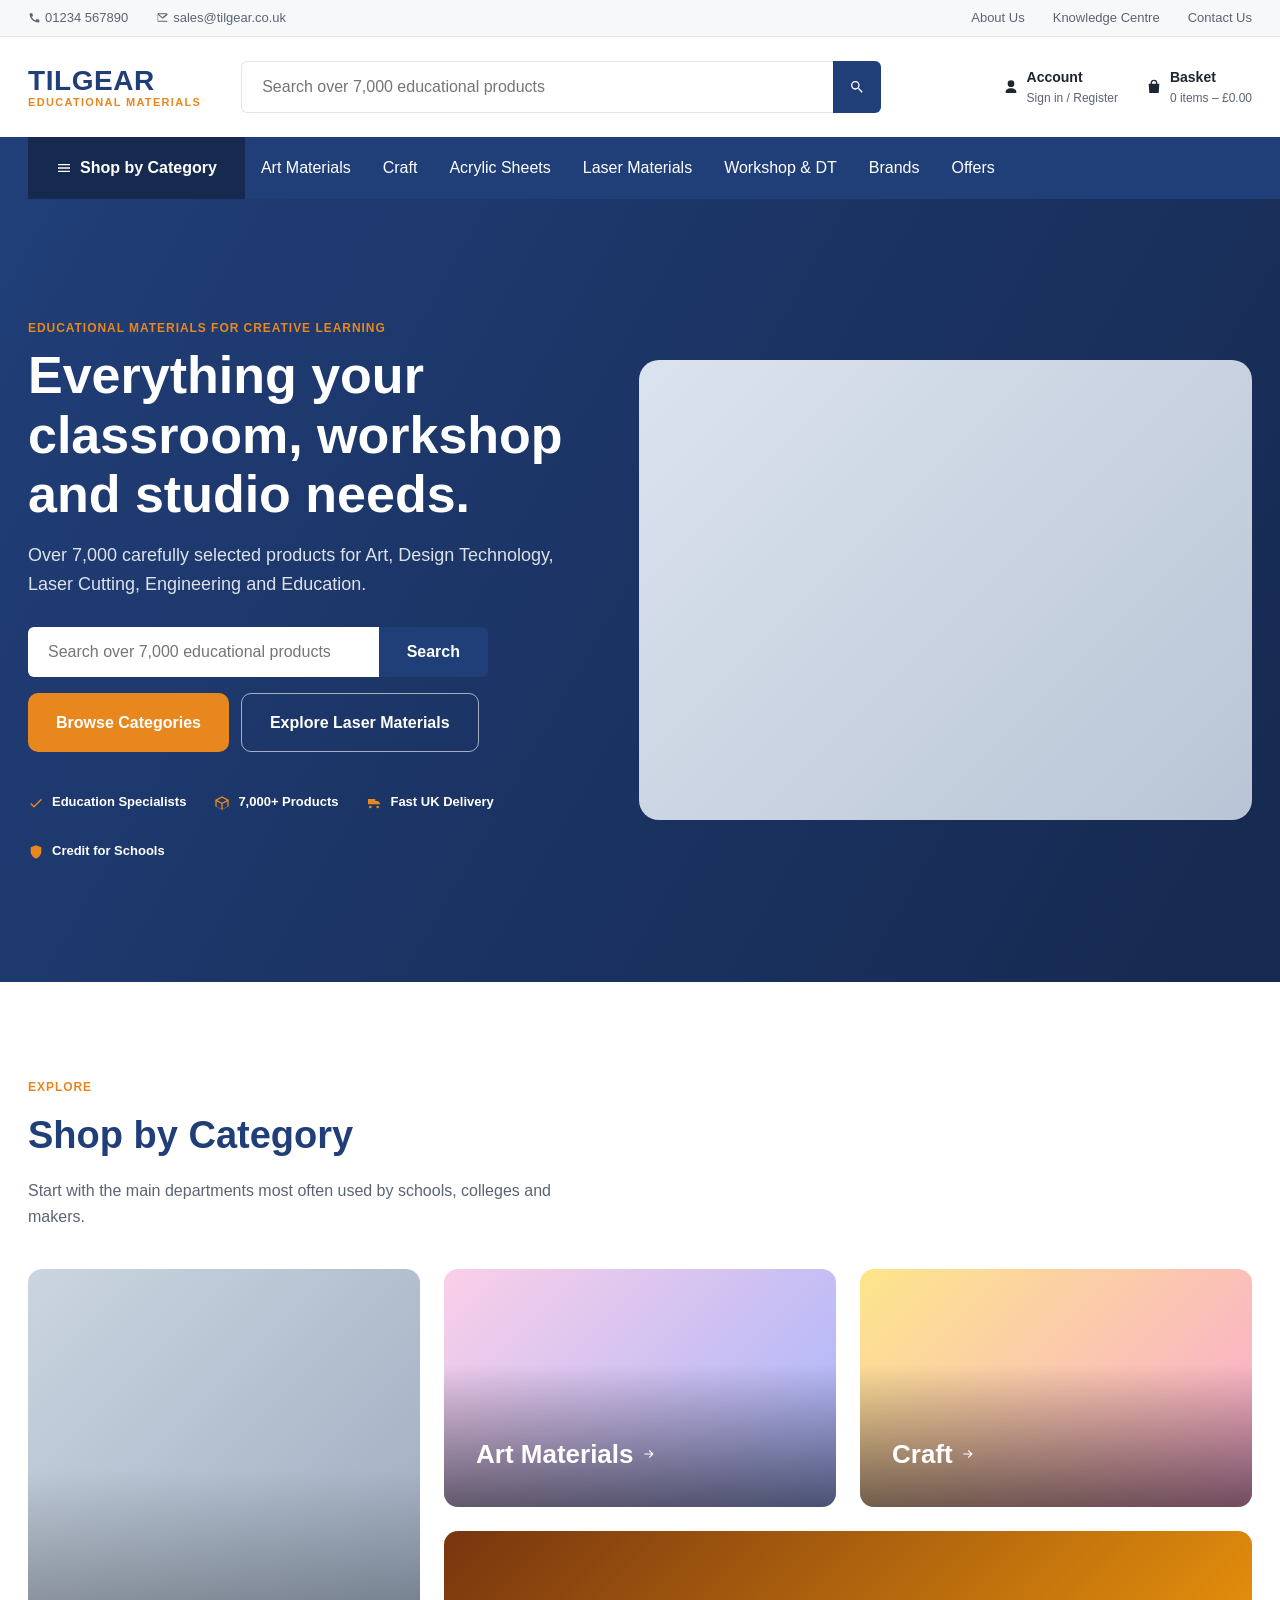
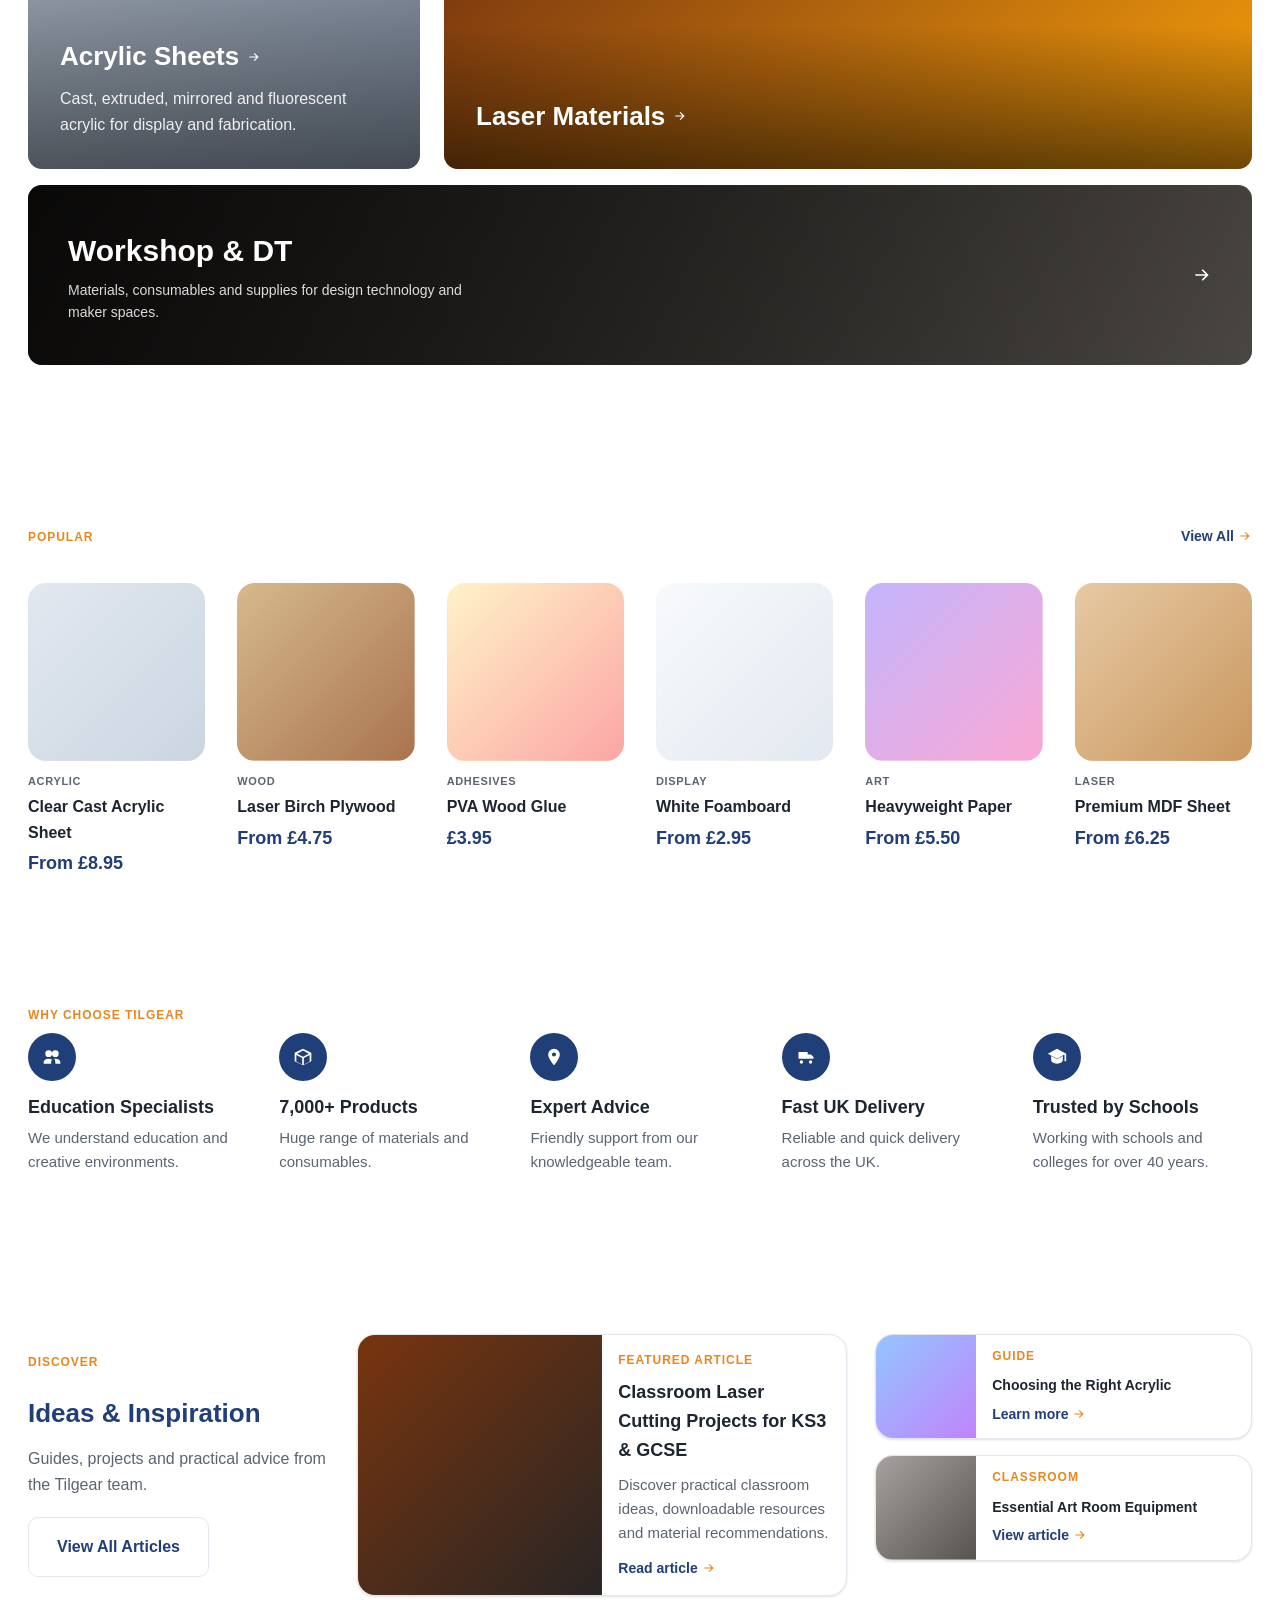
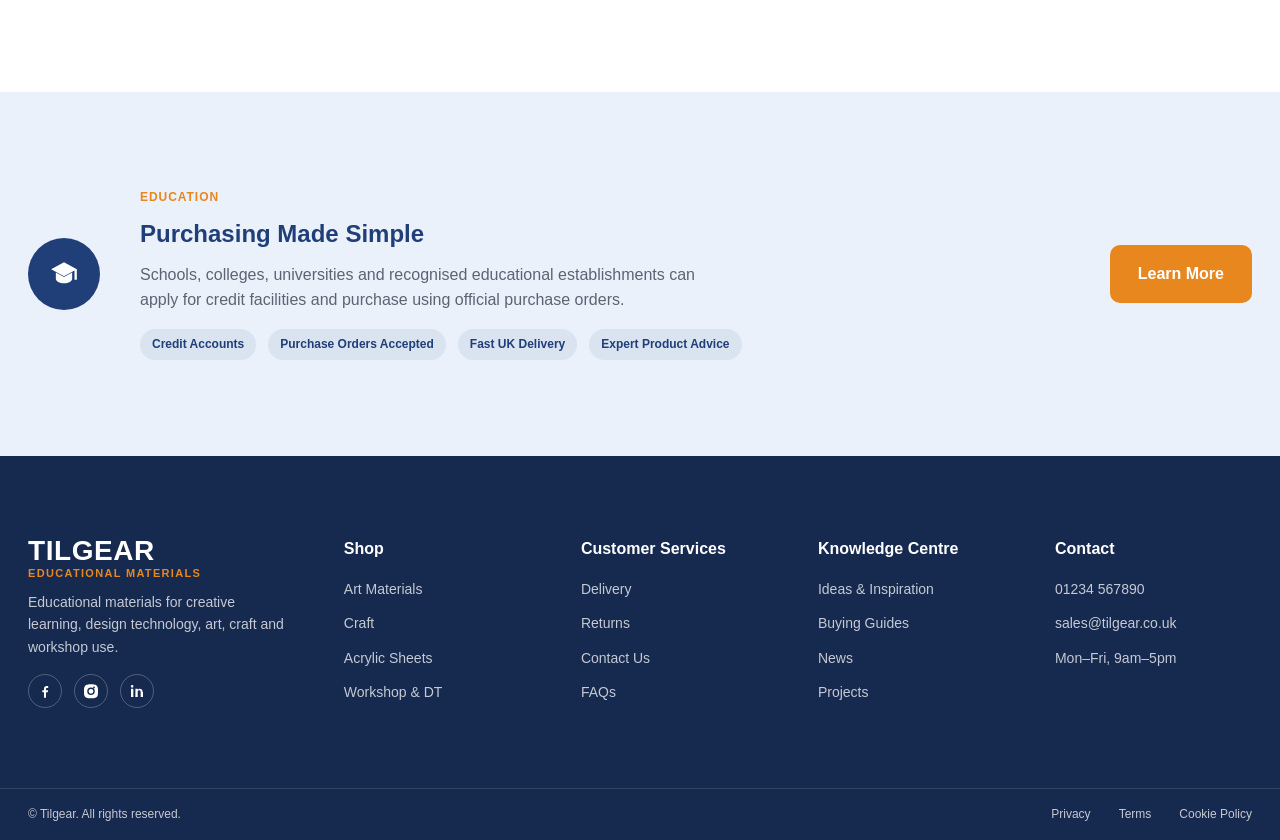
<file: prototypeV2.html>
<!DOCTYPE html>
<html lang="en">
<head>
<meta charset="UTF-8">
<meta name="viewport" content="width=device-width, initial-scale=1.0">
<title>Tilgear Educational Materials</title>
<link rel="stylesheet" href="styles.css">
<link rel="stylesheet" href="prototypeV2.css">
</head>
<body>

<!-- =========================================================
     UTILITY TOP BAR
     ========================================================= -->
<div class="topbar">
  <div class="container topbar__inner">
    <div class="topbar__contact">
      <a href="tel:01234567890" class="topbar__link">
        <span class="icon icon-phone" aria-hidden="true"></span> 01234 567890
      </a>
      <a href="mailto:sales@tilgear.co.uk" class="topbar__link">
        <span class="icon icon-mail" aria-hidden="true"></span> sales@tilgear.co.uk
      </a>
    </div>
    <nav class="topbar__links" aria-label="Secondary">
      <a href="#">About Us</a>
      <a href="#">Knowledge Centre</a>
      <a href="#">Contact Us</a>
    </nav>
  </div>
</div>

<!-- =========================================================
     MAIN HEADER: logo / search / account / basket
     ========================================================= -->
<header class="site-header">
  <div class="container site-header__inner">
    <a href="#" class="logo">
      TILGEAR
      <span class="logo__sub">Educational Materials</span>
    </a>

    <form class="header-search" role="search">
      <input type="search" placeholder="Search over 7,000 educational products" aria-label="Search products">
      <button type="submit" class="header-search__btn" aria-label="Search">
        <span class="icon icon-search" aria-hidden="true"></span>
      </button>
    </form>

    <div class="header-actions">
      <a href="#" class="header-actions__item">
        <span class="icon icon-user" aria-hidden="true"></span>
        <span class="header-actions__text">
          Account
          <small>Sign in / Register</small>
        </span>
      </a>
      <a href="#" class="header-actions__item">
        <span class="icon icon-bag" aria-hidden="true"></span>
        <span class="header-actions__text">
          Basket
          <small>0 items &ndash; &pound;0.00</small>
        </span>
      </a>
    </div>
  </div>
</header>

<!-- =========================================================
     PRIMARY NAVIGATION
     ========================================================= -->
<nav class="main-nav" aria-label="Primary">
  <div class="container main-nav__inner">
    <button class="main-nav__categories">
      <span class="icon icon-menu" aria-hidden="true"></span> Shop by Category
    </button>
    <ul class="main-nav__list">
      <li><a href="#">Art Materials</a></li>
      <li><a href="#">Craft</a></li>
      <li><a href="#">Acrylic Sheets</a></li>
      <li><a href="#">Laser Materials</a></li>
      <li><a href="#">Workshop &amp; DT</a></li>
      <li><a href="#">Brands</a></li>
      <li><a href="#">Offers</a></li>
    </ul>
  </div>
</nav>

<main>

  <!-- =========================================================
       HERO
       ========================================================= -->
  <section class="hero">
    <div class="container hero__inner">
      <div class="hero__content">
        <p class="eyebrow eyebrow--on-dark">Educational Materials for Creative Learning</p>
        <h1 class="hero__title">Everything your classroom, workshop and studio needs.</h1>
        <p class="hero__text">Over 7,000 carefully selected products for Art, Design Technology, Laser Cutting, Engineering and Education.</p>

        <form class="hero-search" role="search">
          <input type="search" placeholder="Search over 7,000 educational products" aria-label="Search products">
          <button type="submit" class="btn btn--primary">Search</button>
        </form>

        <div class="hero__ctas">
          <a href="#" class="btn btn--accent">Browse Categories</a>
          <a href="#" class="btn btn--outline-light">Explore Laser Materials</a>
        </div>

        <ul class="hero__badges">
          <li><span class="icon icon-check" aria-hidden="true"></span> Education Specialists</li>
          <li><span class="icon icon-box" aria-hidden="true"></span> 7,000+ Products</li>
          <li><span class="icon icon-truck" aria-hidden="true"></span> Fast UK Delivery</li>
          <li><span class="icon icon-shield" aria-hidden="true"></span> Credit for Schools</li>
        </ul>
      </div>

      <div class="hero__media placeholder-img" role="img" aria-label="Workshop with laser cutting materials"></div>
    </div>
  </section>

  <!-- =========================================================
       SHOP BY CATEGORY
       ========================================================= -->
  <section class="section">
    <div class="container">
      <div class="section-header">
        <p class="eyebrow">Explore</p>
        <h2 class="section-header__title">Shop by Category</h2>
        <p class="section-header__text">Start with the main departments most often used by schools, colleges and makers.</p>
      </div>

      <div class="category-grid">
        <a href="#" class="category-tile category-tile--large placeholder-img" style="--tile-gradient: linear-gradient(135deg,#cbd5e1,#94a3b8);">
          <span class="category-tile__label">
            Acrylic Sheets
            <span class="icon icon-arrow" aria-hidden="true"></span>
          </span>
          <span class="category-tile__desc">Cast, extruded, mirrored and fluorescent acrylic for display and fabrication.</span>
        </a>

        <a href="#" class="category-tile placeholder-img" style="--tile-gradient: linear-gradient(135deg,#fbcfe8,#a5b4fc);">
          <span class="category-tile__label">Art Materials <span class="icon icon-arrow" aria-hidden="true"></span></span>
        </a>

        <a href="#" class="category-tile placeholder-img" style="--tile-gradient: linear-gradient(135deg,#fde68a,#f9a8d4);">
          <span class="category-tile__label">Craft <span class="icon icon-arrow" aria-hidden="true"></span></span>
        </a>

        <a href="#" class="category-tile category-tile--wide placeholder-img" style="--tile-gradient: linear-gradient(135deg,#78350f,#f59e0b);">
          <span class="category-tile__label">Laser Materials <span class="icon icon-arrow" aria-hidden="true"></span></span>
        </a>
      </div>

      <a href="#" class="banner-tile placeholder-img" style="--tile-gradient: linear-gradient(135deg,#1c1917,#57534e);">
        <span class="banner-tile__label">Workshop &amp; DT</span>
        <span class="banner-tile__desc">Materials, consumables and supplies for design technology and maker spaces.</span>
        <span class="icon icon-arrow icon-arrow--light" aria-hidden="true"></span>
      </a>
    </div>
  </section>

  <!-- =========================================================
       POPULAR PRODUCTS
       ========================================================= -->
  <section class="section section--tight">
    <div class="container">
      <div class="row-header">
        <p class="eyebrow">Popular</p>
        <a href="#" class="link-arrow">View All <span class="icon icon-arrow" aria-hidden="true"></span></a>
      </div>

      <div class="product-grid">

        <article class="product-card">
          <div class="product-card__img placeholder-img" style="--tile-gradient: linear-gradient(135deg,#e2e8f0,#cbd5e1);"></div>
          <p class="product-card__tag">Acrylic</p>
          <h3 class="product-card__title">Clear Cast Acrylic Sheet</h3>
          <p class="product-card__price">From &pound;8.95</p>
        </article>

        <article class="product-card">
          <div class="product-card__img placeholder-img" style="--tile-gradient: linear-gradient(135deg,#d6b98c,#a9744f);"></div>
          <p class="product-card__tag">Wood</p>
          <h3 class="product-card__title">Laser Birch Plywood</h3>
          <p class="product-card__price">From &pound;4.75</p>
        </article>

        <article class="product-card">
          <div class="product-card__img placeholder-img" style="--tile-gradient: linear-gradient(135deg,#fef3c7,#fca5a5);"></div>
          <p class="product-card__tag">Adhesives</p>
          <h3 class="product-card__title">PVA Wood Glue</h3>
          <p class="product-card__price">&pound;3.95</p>
        </article>

        <article class="product-card">
          <div class="product-card__img placeholder-img" style="--tile-gradient: linear-gradient(135deg,#f8fafc,#e2e8f0);"></div>
          <p class="product-card__tag">Display</p>
          <h3 class="product-card__title">White Foamboard</h3>
          <p class="product-card__price">From &pound;2.95</p>
        </article>

        <article class="product-card">
          <div class="product-card__img placeholder-img" style="--tile-gradient: linear-gradient(135deg,#c4b5fd,#f9a8d4);"></div>
          <p class="product-card__tag">Art</p>
          <h3 class="product-card__title">Heavyweight Paper</h3>
          <p class="product-card__price">From &pound;5.50</p>
        </article>

        <article class="product-card">
          <div class="product-card__img placeholder-img" style="--tile-gradient: linear-gradient(135deg,#e7c9a3,#c9975f);"></div>
          <p class="product-card__tag">Laser</p>
          <h3 class="product-card__title">Premium MDF Sheet</h3>
          <p class="product-card__price">From &pound;6.25</p>
        </article>

      </div>
    </div>
  </section>

  <!-- =========================================================
       WHY CHOOSE TILGEAR
       ========================================================= -->
  <section class="section section--tight">
    <div class="container">
      <p class="eyebrow">Why Choose Tilgear</p>

      <ul class="feature-list">
        <li class="feature-list__item">
          <span class="feature-icon"><span class="icon icon-users" aria-hidden="true"></span></span>
          <div>
            <h3 class="feature-list__title">Education Specialists</h3>
            <p class="feature-list__text">We understand education and creative environments.</p>
          </div>
        </li>
        <li class="feature-list__item">
          <span class="feature-icon"><span class="icon icon-box" aria-hidden="true"></span></span>
          <div>
            <h3 class="feature-list__title">7,000+ Products</h3>
            <p class="feature-list__text">Huge range of materials and consumables.</p>
          </div>
        </li>
        <li class="feature-list__item">
          <span class="feature-icon"><span class="icon icon-pin" aria-hidden="true"></span></span>
          <div>
            <h3 class="feature-list__title">Expert Advice</h3>
            <p class="feature-list__text">Friendly support from our knowledgeable team.</p>
          </div>
        </li>
        <li class="feature-list__item">
          <span class="feature-icon"><span class="icon icon-truck" aria-hidden="true"></span></span>
          <div>
            <h3 class="feature-list__title">Fast UK Delivery</h3>
            <p class="feature-list__text">Reliable and quick delivery across the UK.</p>
          </div>
        </li>
        <li class="feature-list__item">
          <span class="feature-icon"><span class="icon icon-school" aria-hidden="true"></span></span>
          <div>
            <h3 class="feature-list__title">Trusted by Schools</h3>
            <p class="feature-list__text">Working with schools and colleges for over 40 years.</p>
          </div>
        </li>
      </ul>
    </div>
  </section>

  <!-- =========================================================
       IDEAS & INSPIRATION
       ========================================================= -->
  <section class="section">
    <div class="container">
      <div class="ideas-grid">

        <div class="ideas-intro">
          <p class="eyebrow">Discover</p>
          <h2 class="ideas-intro__title">Ideas &amp; Inspiration</h2>
          <p class="ideas-intro__text">Guides, projects and practical advice from the Tilgear team.</p>
          <a href="#" class="btn btn--outline-dark">View All Articles</a>
        </div>

        <article class="article-card article-card--featured">
          <div class="article-card__img placeholder-img" style="--tile-gradient: linear-gradient(135deg,#78350f,#292524);"></div>
          <div class="article-card__body">
            <p class="eyebrow">Featured Article</p>
            <h3 class="article-card__title">Classroom Laser Cutting Projects for KS3 &amp; GCSE</h3>
            <p class="article-card__text">Discover practical classroom ideas, downloadable resources and material recommendations.</p>
            <a href="#" class="link-arrow">Read article <span class="icon icon-arrow" aria-hidden="true"></span></a>
          </div>
        </article>

        <div class="article-stack">
          <article class="article-card article-card--small">
            <div class="article-card__img placeholder-img" style="--tile-gradient: linear-gradient(135deg,#93c5fd,#c084fc);"></div>
            <div class="article-card__body">
              <p class="eyebrow">Guide</p>
              <h3 class="article-card__title">Choosing the Right Acrylic</h3>
              <a href="#" class="link-arrow">Learn more <span class="icon icon-arrow" aria-hidden="true"></span></a>
            </div>
          </article>

          <article class="article-card article-card--small">
            <div class="article-card__img placeholder-img" style="--tile-gradient: linear-gradient(135deg,#a8a29e,#57534e);"></div>
            <div class="article-card__body">
              <p class="eyebrow">Classroom</p>
              <h3 class="article-card__title">Essential Art Room Equipment</h3>
              <a href="#" class="link-arrow">View article <span class="icon icon-arrow" aria-hidden="true"></span></a>
            </div>
          </article>
        </div>

      </div>
    </div>
  </section>

  <!-- =========================================================
       PURCHASING MADE SIMPLE
       ========================================================= -->
  <section class="banner-cta">
    <div class="container banner-cta__inner">
      <div class="banner-cta__icon"><span class="icon icon-school-outline" aria-hidden="true"></span></div>
      <div class="banner-cta__content">
        <p class="eyebrow">Education</p>
        <h2 class="banner-cta__title">Purchasing Made Simple</h2>
        <p class="banner-cta__text">Schools, colleges, universities and recognised educational establishments can apply for credit facilities and purchase using official purchase orders.</p>
        <ul class="pill-list">
          <li>Credit Accounts</li>
          <li>Purchase Orders Accepted</li>
          <li>Fast UK Delivery</li>
          <li>Expert Product Advice</li>
        </ul>
      </div>
      <a href="#" class="btn btn--accent banner-cta__btn">Learn More</a>
    </div>
  </section>

</main>

<!-- =========================================================
     FOOTER
     ========================================================= -->
<footer class="site-footer">
  <div class="container site-footer__inner">
    <div class="footer-brand">
      <p class="logo logo--footer">
        TILGEAR
        <span class="logo__sub">Educational Materials</span>
      </p>
      <p class="footer-brand__text">Educational materials for creative learning, design technology, art, craft and workshop use.</p>
      <div class="footer-social">
        <a href="#" aria-label="Facebook"><span class="icon icon-facebook" aria-hidden="true"></span></a>
        <a href="#" aria-label="Instagram"><span class="icon icon-instagram" aria-hidden="true"></span></a>
        <a href="#" aria-label="LinkedIn"><span class="icon icon-linkedin" aria-hidden="true"></span></a>
      </div>
    </div>

    <nav class="footer-col" aria-label="Shop">
      <h3 class="footer-col__title">Shop</h3>
      <ul>
        <li><a href="#">Art Materials</a></li>
        <li><a href="#">Craft</a></li>
        <li><a href="#">Acrylic Sheets</a></li>
        <li><a href="#">Workshop &amp; DT</a></li>
      </ul>
    </nav>

    <nav class="footer-col" aria-label="Customer Services">
      <h3 class="footer-col__title">Customer Services</h3>
      <ul>
        <li><a href="#">Delivery</a></li>
        <li><a href="#">Returns</a></li>
        <li><a href="#">Contact Us</a></li>
        <li><a href="#">FAQs</a></li>
      </ul>
    </nav>

    <nav class="footer-col" aria-label="Knowledge Centre">
      <h3 class="footer-col__title">Knowledge Centre</h3>
      <ul>
        <li><a href="#">Ideas &amp; Inspiration</a></li>
        <li><a href="#">Buying Guides</a></li>
        <li><a href="#">News</a></li>
        <li><a href="#">Projects</a></li>
      </ul>
    </nav>

    <div class="footer-col">
      <h3 class="footer-col__title">Contact</h3>
      <ul>
        <li>01234 567890</li>
        <li>sales@tilgear.co.uk</li>
        <li>Mon&ndash;Fri, 9am&ndash;5pm</li>
      </ul>
    </div>
  </div>

  <div class="site-footer__bottom">
    <div class="container site-footer__bottom-inner">
      <p>&copy; Tilgear. All rights reserved.</p>
      <div class="footer-legal">
        <a href="#">Privacy</a>
        <a href="#">Terms</a>
        <a href="#">Cookie Policy</a>
      </div>
    </div>
  </div>
</footer>

</body>
</html>
</file>
<file: styles.css>
/* =============================================================
   TILGEAR HOMEPAGE STYLESHEET
   Reusable component classes (not element-specific IDs) so the
   same .btn / .card / .category-tile patterns can be reused
   across other pages of the site.
   ============================================================= */

/* -------------------------------------------------------------
   1. DESIGN TOKENS
   Central place to tweak brand colours, spacing and radii.
   ------------------------------------------------------------- */
:root {
  /* Brand colours */
  --color-navy: #203e78;       /* primary brand blue */
  --color-navy-dark: #16294f;  /* darker blue for gradients/hover */
  --color-yellow: #ffcc00;     /* brand accent (kept for potential use) */
  --color-orange: #e8871e;     /* CTA orange seen in buttons/eyebrows */
  --color-orange-dark: #c76f12;

  /* Neutrals */
  --color-bg: #ffffff;
  --color-bg-muted: #f7f8fa;
  --color-border: #e2e6ec;
  --color-text: #1c2530;
  --color-text-muted: #5b6472;
  --color-white: #ffffff;

  /* Feature panel tint (light blue "Purchasing Made Simple" band) */
  --color-tint-blue: #eaf1fb;

  /* Typography */
  --font-base: 'Segoe UI', Roboto, Helvetica, Arial, sans-serif;

  /* Spacing scale */
  --space-1: 4px;
  --space-2: 8px;
  --space-3: 12px;
  --space-4: 16px;
  --space-5: 24px;
  --space-6: 32px;
  --space-7: 48px;
  --space-8: 64px;

  /* Layout */
  --container-width: 1200px;
  --radius-sm: 6px;
  --radius-md: 10px;
  --radius-lg: 16px;

  /* Shadows */
  --shadow-card: 0 1px 3px rgba(20, 30, 50, 0.08), 0 1px 2px rgba(20, 30, 50, 0.06);
  --shadow-card-hover: 0 8px 20px rgba(20, 30, 50, 0.12);
}

/* -------------------------------------------------------------
   2. RESET / BASE
   ------------------------------------------------------------- */
*, *::before, *::after { box-sizing: border-box; }

html { scroll-behavior: smooth; }

body {
  margin: 0;
  font-family: var(--font-base);
  color: var(--color-text);
  background: var(--color-bg);
  line-height: 1.5;
  -webkit-font-smoothing: antialiased;
}

img { max-width: 100%; display: block; }

a {
  color: inherit;
  text-decoration: none;
}

ul { list-style: none; margin: 0; padding: 0; }

h1, h2, h3, h4, p { margin: 0; }

button {
  font-family: inherit;
  cursor: pointer;
  border: none;
  background: none;
}

input {
  font-family: inherit;
  font-size: 15px;
}

/* Visible keyboard focus for accessibility */
a:focus-visible,
button:focus-visible,
input:focus-visible {
  outline: 2px solid var(--color-orange);
  outline-offset: 2px;
}

@media (prefers-reduced-motion: reduce) {
  * { animation: none !important; transition: none !important; }
}

/* -------------------------------------------------------------
   3. LAYOUT HELPERS
   ------------------------------------------------------------- */
.container {
  width: 100%;
  max-width: var(--container-width);
  margin-inline: auto;
  padding-inline: var(--space-5);
}

.section {
  padding-block: var(--space-8);
}

.section--tight {
  padding-block: var(--space-7);
}

/* Placeholder image block: shows a soft gradient instead of a
   real photo so stakeholders can clearly see where imagery goes. */
.placeholder-img {
  background-image: var(--tile-gradient, linear-gradient(135deg, #dbe3ee, #b9c5d6));
  background-size: cover;
  background-position: center;
}

/* -------------------------------------------------------------
   4. TYPOGRAPHY HELPERS
   ------------------------------------------------------------- */
.eyebrow {
  font-size: 12px;
  font-weight: 700;
  letter-spacing: 0.08em;
  text-transform: uppercase;
  color: var(--color-orange);
  margin-bottom: var(--space-2);
}

.eyebrow--on-dark {
  color: var(--color-orange);
}

/* -------------------------------------------------------------
   5. BUTTONS (reusable across the whole site)
   ------------------------------------------------------------- */
.btn {
  display: inline-flex;
  align-items: center;
  justify-content: center;
  gap: var(--space-2);
  padding: 12px 22px;
  font-size: 15px;
  font-weight: 600;
  border-radius: var(--radius-sm);
  transition: background-color 0.15s ease, border-color 0.15s ease, color 0.15s ease;
  white-space: nowrap;
}

.btn--primary {
  background: var(--color-navy);
  color: var(--color-white);
}
.btn--primary:hover { background: var(--color-navy-dark); }

.btn--accent {
  background: var(--color-orange);
  color: var(--color-white);
}
.btn--accent:hover { background: var(--color-orange-dark); }

.btn--outline-light {
  background: transparent;
  color: var(--color-white);
  border: 1px solid rgba(255, 255, 255, 0.6);
}
.btn--outline-light:hover { background: rgba(255, 255, 255, 0.1); }

.btn--outline-dark {
  background: transparent;
  color: var(--color-navy);
  border: 1px solid var(--color-border);
}
.btn--outline-dark:hover { background: var(--color-bg-muted); }

/* -------------------------------------------------------------
   6. ICONS
   Lightweight inline SVG icons via mask, so a single currentColor
   fill can be reused and recoloured per context.
   ------------------------------------------------------------- */
.icon {
  display: inline-block;
  width: 16px;
  height: 16px;
  background-color: currentColor;
  vertical-align: middle;
  mask-size: contain;
  mask-repeat: no-repeat;
  mask-position: center;
  -webkit-mask-size: contain;
  -webkit-mask-repeat: no-repeat;
  -webkit-mask-position: center;
}

.icon-phone     { mask-image: url("data:image/svg+xml,%3Csvg xmlns='http://www.w3.org/2000/svg' viewBox='0 0 24 24'%3E%3Cpath d='M6.6 10.8c1.4 2.8 3.8 5.2 6.6 6.6l2.2-2.2c.3-.3.7-.4 1-.2 1.1.4 2.3.6 3.6.6.6 0 1 .4 1 1V20c0 .6-.4 1-1 1C10.1 21 3 13.9 3 5c0-.6.4-1 1-1h3.5c.6 0 1 .4 1 1 0 1.3.2 2.5.6 3.6.1.4 0 .8-.2 1L6.6 10.8z'/%3E%3C/svg%3E"); -webkit-mask-image: url("data:image/svg+xml,%3Csvg xmlns='http://www.w3.org/2000/svg' viewBox='0 0 24 24'%3E%3Cpath d='M6.6 10.8c1.4 2.8 3.8 5.2 6.6 6.6l2.2-2.2c.3-.3.7-.4 1-.2 1.1.4 2.3.6 3.6.6.6 0 1 .4 1 1V20c0 .6-.4 1-1 1C10.1 21 3 13.9 3 5c0-.6.4-1 1-1h3.5c.6 0 1 .4 1 1 0 1.3.2 2.5.6 3.6.1.4 0 .8-.2 1L6.6 10.8z'/%3E%3C/svg%3E"); }

.icon-mail      { mask-image: url("data:image/svg+xml,%3Csvg xmlns='http://www.w3.org/2000/svg' viewBox='0 0 24 24'%3E%3Cpath d='M4 4h16c.6 0 1 .4 1 1v14c0 .6-.4 1-1 1H4c-.6 0-1-.4-1-1V5c0-.6.4-1 1-1zm1.4 2 6.6 5.5L18.6 6H5.4zM21 7.4l-8.4 7-8.6-7V18h17V7.4z'/%3E%3C/svg%3E"); -webkit-mask-image: url("data:image/svg+xml,%3Csvg xmlns='http://www.w3.org/2000/svg' viewBox='0 0 24 24'%3E%3Cpath d='M4 4h16c.6 0 1 .4 1 1v14c0 .6-.4 1-1 1H4c-.6 0-1-.4-1-1V5c0-.6.4-1 1-1zm1.4 2 6.6 5.5L18.6 6H5.4zM21 7.4l-8.4 7-8.6-7V18h17V7.4z'/%3E%3C/svg%3E"); }

.icon-search    { mask-image: url("data:image/svg+xml,%3Csvg xmlns='http://www.w3.org/2000/svg' viewBox='0 0 24 24'%3E%3Cpath d='M15.5 14h-.8l-.3-.3a6.5 6.5 0 1 0-.7.7l.3.3v.8l5 5 1.5-1.5-5-5zm-6 0A4.5 4.5 0 1 1 14 9.5 4.5 4.5 0 0 1 9.5 14z'/%3E%3C/svg%3E"); -webkit-mask-image: url("data:image/svg+xml,%3Csvg xmlns='http://www.w3.org/2000/svg' viewBox='0 0 24 24'%3E%3Cpath d='M15.5 14h-.8l-.3-.3a6.5 6.5 0 1 0-.7.7l.3.3v.8l5 5 1.5-1.5-5-5zm-6 0A4.5 4.5 0 1 1 14 9.5 4.5 4.5 0 0 1 9.5 14z'/%3E%3C/svg%3E"); }

.icon-user      { mask-image: url("data:image/svg+xml,%3Csvg xmlns='http://www.w3.org/2000/svg' viewBox='0 0 24 24'%3E%3Cpath d='M12 12a5 5 0 1 0-5-5 5 5 0 0 0 5 5zm0 2c-4.4 0-8 2.2-8 5v2h16v-2c0-2.8-3.6-5-8-5z'/%3E%3C/svg%3E"); -webkit-mask-image: url("data:image/svg+xml,%3Csvg xmlns='http://www.w3.org/2000/svg' viewBox='0 0 24 24'%3E%3Cpath d='M12 12a5 5 0 1 0-5-5 5 5 0 0 0 5 5zm0 2c-4.4 0-8 2.2-8 5v2h16v-2c0-2.8-3.6-5-8-5z'/%3E%3C/svg%3E"); }

.icon-bag       { mask-image: url("data:image/svg+xml,%3Csvg xmlns='http://www.w3.org/2000/svg' viewBox='0 0 24 24'%3E%3Cpath d='M7 7V6a5 5 0 0 1 10 0v1h3l-1 14H5L4 7h3zm2 0h6V6a3 3 0 0 0-6 0v1z'/%3E%3C/svg%3E"); -webkit-mask-image: url("data:image/svg+xml,%3Csvg xmlns='http://www.w3.org/2000/svg' viewBox='0 0 24 24'%3E%3Cpath d='M7 7V6a5 5 0 0 1 10 0v1h3l-1 14H5L4 7h3zm2 0h6V6a3 3 0 0 0-6 0v1z'/%3E%3C/svg%3E"); }

.icon-menu      { mask-image: url("data:image/svg+xml,%3Csvg xmlns='http://www.w3.org/2000/svg' viewBox='0 0 24 24'%3E%3Cpath d='M3 6h18v2H3V6zm0 5h18v2H3v-2zm0 5h18v2H3v-2z'/%3E%3C/svg%3E"); -webkit-mask-image: url("data:image/svg+xml,%3Csvg xmlns='http://www.w3.org/2000/svg' viewBox='0 0 24 24'%3E%3Cpath d='M3 6h18v2H3V6zm0 5h18v2H3v-2zm0 5h18v2H3v-2z'/%3E%3C/svg%3E"); }

.icon-check     { mask-image: url("data:image/svg+xml,%3Csvg xmlns='http://www.w3.org/2000/svg' viewBox='0 0 24 24'%3E%3Cpath d='M9 16.2 4.8 12l-1.4 1.4L9 19 21 7l-1.4-1.4z'/%3E%3C/svg%3E"); -webkit-mask-image: url("data:image/svg+xml,%3Csvg xmlns='http://www.w3.org/2000/svg' viewBox='0 0 24 24'%3E%3Cpath d='M9 16.2 4.8 12l-1.4 1.4L9 19 21 7l-1.4-1.4z'/%3E%3C/svg%3E"); }

.icon-box       { mask-image: url("data:image/svg+xml,%3Csvg xmlns='http://www.w3.org/2000/svg' viewBox='0 0 24 24'%3E%3Cpath d='M12 2 2 7v10l10 5 10-5V7L12 2zm0 2.2L19 8l-7 3.6L5 8l7-3.8zM4 9.7l7 3.6v7.6l-7-3.5V9.7zm9 11.2v-7.6l7-3.6v7.7l-7 3.5z'/%3E%3C/svg%3E"); -webkit-mask-image: url("data:image/svg+xml,%3Csvg xmlns='http://www.w3.org/2000/svg' viewBox='0 0 24 24'%3E%3Cpath d='M12 2 2 7v10l10 5 10-5V7L12 2zm0 2.2L19 8l-7 3.6L5 8l7-3.8zM4 9.7l7 3.6v7.6l-7-3.5V9.7zm9 11.2v-7.6l7-3.6v7.7l-7 3.5z'/%3E%3C/svg%3E"); }

.icon-truck     { mask-image: url("data:image/svg+xml,%3Csvg xmlns='http://www.w3.org/2000/svg' viewBox='0 0 24 24'%3E%3Cpath d='M3 6h11v8H3V6zm11 3h4l3 3v2h-7V9zM6.5 20a2 2 0 1 1 0-4 2 2 0 0 1 0 4zm11 0a2 2 0 1 1 0-4 2 2 0 0 1 0 4z'/%3E%3C/svg%3E"); -webkit-mask-image: url("data:image/svg+xml,%3Csvg xmlns='http://www.w3.org/2000/svg' viewBox='0 0 24 24'%3E%3Cpath d='M3 6h11v8H3V6zm11 3h4l3 3v2h-7V9zM6.5 20a2 2 0 1 1 0-4 2 2 0 0 1 0 4zm11 0a2 2 0 1 1 0-4 2 2 0 0 1 0 4z'/%3E%3C/svg%3E"); }

.icon-shield    { mask-image: url("data:image/svg+xml,%3Csvg xmlns='http://www.w3.org/2000/svg' viewBox='0 0 24 24'%3E%3Cpath d='M12 2 4 5v6c0 5 3.4 9.4 8 11 4.6-1.6 8-6 8-11V5l-8-3z'/%3E%3C/svg%3E"); -webkit-mask-image: url("data:image/svg+xml,%3Csvg xmlns='http://www.w3.org/2000/svg' viewBox='0 0 24 24'%3E%3Cpath d='M12 2 4 5v6c0 5 3.4 9.4 8 11 4.6-1.6 8-6 8-11V5l-8-3z'/%3E%3C/svg%3E"); }

.icon-arrow     { mask-image: url("data:image/svg+xml,%3Csvg xmlns='http://www.w3.org/2000/svg' viewBox='0 0 24 24'%3E%3Cpath d='M13 5l7 7-7 7-1.4-1.4L16.2 13H4v-2h12.2l-4.6-4.6z'/%3E%3C/svg%3E"); -webkit-mask-image: url("data:image/svg+xml,%3Csvg xmlns='http://www.w3.org/2000/svg' viewBox='0 0 24 24'%3E%3Cpath d='M13 5l7 7-7 7-1.4-1.4L16.2 13H4v-2h12.2l-4.6-4.6z'/%3E%3C/svg%3E"); width: 14px; height: 14px; }

.icon-arrow--light { color: var(--color-white); }

.icon-users     { mask-image: url("data:image/svg+xml,%3Csvg xmlns='http://www.w3.org/2000/svg' viewBox='0 0 24 24'%3E%3Cpath d='M8 12a4 4 0 1 0-4-4 4 4 0 0 0 4 4zm8 0a4 4 0 1 0-4-4 4 4 0 0 0 4 4zm-8 2c-3.3 0-6 1.8-6 4v2h9v-2c0-1.1.4-2.1 1.1-3A9 9 0 0 0 8 14zm8 0c-.6 0-1.2.1-1.7.2.9.9 1.7 2.1 1.7 3.8v2h6v-2c0-2.2-2.7-4-6-4z'/%3E%3C/svg%3E"); -webkit-mask-image: url("data:image/svg+xml,%3Csvg xmlns='http://www.w3.org/2000/svg' viewBox='0 0 24 24'%3E%3Cpath d='M8 12a4 4 0 1 0-4-4 4 4 0 0 0 4 4zm8 0a4 4 0 1 0-4-4 4 4 0 0 0 4 4zm-8 2c-3.3 0-6 1.8-6 4v2h9v-2c0-1.1.4-2.1 1.1-3A9 9 0 0 0 8 14zm8 0c-.6 0-1.2.1-1.7.2.9.9 1.7 2.1 1.7 3.8v2h6v-2c0-2.2-2.7-4-6-4z'/%3E%3C/svg%3E"); }

.icon-pin       { mask-image: url("data:image/svg+xml,%3Csvg xmlns='http://www.w3.org/2000/svg' viewBox='0 0 24 24'%3E%3Cpath d='M12 2a7 7 0 0 0-7 7c0 5.2 7 13 7 13s7-7.8 7-13a7 7 0 0 0-7-7zm0 9.5A2.5 2.5 0 1 1 14.5 9 2.5 2.5 0 0 1 12 11.5z'/%3E%3C/svg%3E"); -webkit-mask-image: url("data:image/svg+xml,%3Csvg xmlns='http://www.w3.org/2000/svg' viewBox='0 0 24 24'%3E%3Cpath d='M12 2a7 7 0 0 0-7 7c0 5.2 7 13 7 13s7-7.8 7-13a7 7 0 0 0-7-7zm0 9.5A2.5 2.5 0 1 1 14.5 9 2.5 2.5 0 0 1 12 11.5z'/%3E%3C/svg%3E"); }

.icon-school, .icon-school-outline { mask-image: url("data:image/svg+xml,%3Csvg xmlns='http://www.w3.org/2000/svg' viewBox='0 0 24 24'%3E%3Cpath d='M12 2 1 8l11 6 9-4.9V17h2V8L12 2zM5 10.8V16c0 2 3.1 4 7 4s7-2 7-4v-5.2l-7 3.8-7-3.8z'/%3E%3C/svg%3E"); -webkit-mask-image: url("data:image/svg+xml,%3Csvg xmlns='http://www.w3.org/2000/svg' viewBox='0 0 24 24'%3E%3Cpath d='M12 2 1 8l11 6 9-4.9V17h2V8L12 2zM5 10.8V16c0 2 3.1 4 7 4s7-2 7-4v-5.2l-7 3.8-7-3.8z'/%3E%3C/svg%3E"); }

.icon-school-outline { width: 28px; height: 28px; }

.icon-facebook  { mask-image: url("data:image/svg+xml,%3Csvg xmlns='http://www.w3.org/2000/svg' viewBox='0 0 24 24'%3E%3Cpath d='M13.5 22v-8h2.7l.4-3.1h-3.1V9c0-.9.2-1.5 1.6-1.5h1.7V4.7C16.5 4.6 15.5 4.5 14.4 4.5c-2.3 0-3.9 1.4-3.9 4v2.4H8v3.1h2.5V22h3z'/%3E%3C/svg%3E"); -webkit-mask-image: url("data:image/svg+xml,%3Csvg xmlns='http://www.w3.org/2000/svg' viewBox='0 0 24 24'%3E%3Cpath d='M13.5 22v-8h2.7l.4-3.1h-3.1V9c0-.9.2-1.5 1.6-1.5h1.7V4.7C16.5 4.6 15.5 4.5 14.4 4.5c-2.3 0-3.9 1.4-3.9 4v2.4H8v3.1h2.5V22h3z'/%3E%3C/svg%3E"); }

.icon-instagram { mask-image: url("data:image/svg+xml,%3Csvg xmlns='http://www.w3.org/2000/svg' viewBox='0 0 24 24'%3E%3Cpath d='M12 2c-2.7 0-3.1 0-4.1.1-1.1.1-1.9.3-2.5.6-.7.3-1.3.7-1.9 1.3-.6.6-1 1.2-1.3 1.9-.3.6-.5 1.4-.6 2.5C1.5 9.4 1.5 9.8 1.5 12.5s0 3.1.1 4.1c.1 1.1.3 1.9.6 2.5.3.7.7 1.3 1.3 1.9.6.6 1.2 1 1.9 1.3.6.3 1.4.5 2.5.6 1 .1 1.4.1 4.1.1s3.1 0 4.1-.1c1.1-.1 1.9-.3 2.5-.6.7-.3 1.3-.7 1.9-1.3.6-.6 1-1.2 1.3-1.9.3-.6.5-1.4.6-2.5.1-1 .1-1.4.1-4.1s0-3.1-.1-4.1c-.1-1.1-.3-1.9-.6-2.5-.3-.7-.7-1.3-1.3-1.9-.6-.6-1.2-1-1.9-1.3-.6-.3-1.4-.5-2.5-.6C15.1 2 14.7 2 12 2zm0 4.9a5.6 5.6 0 1 1 0 11.2 5.6 5.6 0 0 1 0-11.2zm0 2a3.6 3.6 0 1 0 0 7.2 3.6 3.6 0 0 0 0-7.2zm5.8-2.2a1.3 1.3 0 1 1-2.6 0 1.3 1.3 0 0 1 2.6 0z'/%3E%3C/svg%3E"); -webkit-mask-image: url("data:image/svg+xml,%3Csvg xmlns='http://www.w3.org/2000/svg' viewBox='0 0 24 24'%3E%3Cpath d='M12 2c-2.7 0-3.1 0-4.1.1-1.1.1-1.9.3-2.5.6-.7.3-1.3.7-1.9 1.3-.6.6-1 1.2-1.3 1.9-.3.6-.5 1.4-.6 2.5C1.5 9.4 1.5 9.8 1.5 12.5s0 3.1.1 4.1c.1 1.1.3 1.9.6 2.5.3.7.7 1.3 1.3 1.9.6.6 1.2 1 1.9 1.3.6.3 1.4.5 2.5.6 1 .1 1.4.1 4.1.1s3.1 0 4.1-.1c1.1-.1 1.9-.3 2.5-.6.7-.3 1.3-.7 1.9-1.3.6-.6 1-1.2 1.3-1.9.3-.6.5-1.4.6-2.5.1-1 .1-1.4.1-4.1s0-3.1-.1-4.1c-.1-1.1-.3-1.9-.6-2.5-.3-.7-.7-1.3-1.3-1.9-.6-.6-1.2-1-1.9-1.3-.6-.3-1.4-.5-2.5-.6C15.1 2 14.7 2 12 2zm0 4.9a5.6 5.6 0 1 1 0 11.2 5.6 5.6 0 0 1 0-11.2zm0 2a3.6 3.6 0 1 0 0 7.2 3.6 3.6 0 0 0 0-7.2zm5.8-2.2a1.3 1.3 0 1 1-2.6 0 1.3 1.3 0 0 1 2.6 0z'/%3E%3C/svg%3E"); }

.icon-linkedin  { mask-image: url("data:image/svg+xml,%3Csvg xmlns='http://www.w3.org/2000/svg' viewBox='0 0 24 24'%3E%3Cpath d='M6.5 8.5H3V21h3.5V8.5zM4.7 3a2 2 0 1 0 0 4 2 2 0 0 0 0-4zM21 13.4V21h-3.5v-7.1c0-1.7-.6-2.9-2.1-2.9-1.2 0-1.9.8-2.2 1.5-.1.3-.1.6-.1 1V21H9.6s.1-11.5 0-12.5h3.5v1.8a3.5 3.5 0 0 1 3.2-1.8c2.3 0 4.1 1.5 4.1 4.9z'/%3E%3C/svg%3E"); -webkit-mask-image: url("data:image/svg+xml,%3Csvg xmlns='http://www.w3.org/2000/svg' viewBox='0 0 24 24'%3E%3Cpath d='M6.5 8.5H3V21h3.5V8.5zM4.7 3a2 2 0 1 0 0 4 2 2 0 0 0 0-4zM21 13.4V21h-3.5v-7.1c0-1.7-.6-2.9-2.1-2.9-1.2 0-1.9.8-2.2 1.5-.1.3-.1.6-.1 1V21H9.6s.1-11.5 0-12.5h3.5v1.8a3.5 3.5 0 0 1 3.2-1.8c2.3 0 4.1 1.5 4.1 4.9z'/%3E%3C/svg%3E"); }

/* -------------------------------------------------------------
   7. TOP UTILITY BAR
   ------------------------------------------------------------- */
.topbar {
  background: var(--color-bg-muted);
  border-bottom: 1px solid var(--color-border);
  font-size: 13px;
  color: var(--color-text-muted);
}

.topbar__inner {
  display: flex;
  align-items: center;
  justify-content: space-between;
  height: 36px;
}

.topbar__contact { display: flex; gap: var(--space-5); }

.topbar__link { display: inline-flex; align-items: center; gap: var(--space-1); }
.topbar__link .icon { width: 13px; height: 13px; }

.topbar__links { display: flex; gap: var(--space-5); }
.topbar__links a:hover { color: var(--color-navy); }

/* -------------------------------------------------------------
   8. SITE HEADER
   ------------------------------------------------------------- */
.site-header { padding-block: var(--space-4); }

.site-header__inner {
  display: flex;
  align-items: center;
  gap: var(--space-6);
}

.logo {
  display: flex;
  flex-direction: column;
  font-size: 22px;
  font-weight: 800;
  letter-spacing: 0.02em;
  color: var(--color-navy);
  line-height: 1.1;
  flex-shrink: 0;
}

.logo__sub {
  font-size: 10px;
  font-weight: 600;
  letter-spacing: 0.12em;
  color: var(--color-orange);
  text-transform: uppercase;
}

.header-search {
  flex: 1;
  display: flex;
  max-width: 460px;
}

.header-search input {
  flex: 1;
  padding: 12px 16px;
  border: 1px solid var(--color-border);
  border-right: none;
  border-radius: var(--radius-sm) 0 0 var(--radius-sm);
}

.header-search__btn {
  width: 48px;
  background: var(--color-navy);
  border-radius: 0 var(--radius-sm) var(--radius-sm) 0;
  display: flex;
  align-items: center;
  justify-content: center;
  color: var(--color-white);
}
.header-search__btn:hover { background: var(--color-navy-dark); }

.header-actions {
  display: flex;
  gap: var(--space-5);
  margin-left: auto;
}

.header-actions__item {
  display: flex;
  align-items: center;
  gap: var(--space-2);
}

.header-actions__text {
  display: flex;
  flex-direction: column;
  font-size: 14px;
  font-weight: 600;
}

.header-actions__text small {
  font-size: 12px;
  font-weight: 400;
  color: var(--color-text-muted);
}

/* -------------------------------------------------------------
   9. PRIMARY NAVIGATION
   ------------------------------------------------------------- */
.main-nav {
  background: var(--color-navy);
  color: var(--color-white);
}

.main-nav__inner {
  display: flex;
  align-items: stretch;
}

.main-nav__categories {
  display: flex;
  align-items: center;
  gap: var(--space-2);
  padding: 14px var(--space-5);
  background: var(--color-navy-dark);
  color: var(--color-white);
  font-weight: 600;
  font-size: 14px;
  white-space: nowrap;
}

.main-nav__list {
  display: flex;
  align-items: center;
}

.main-nav__list li a {
  display: block;
  padding: 14px var(--space-4);
  font-size: 14px;
  font-weight: 500;
  transition: background-color 0.15s ease;
}

.main-nav__list li a:hover {
  background: rgba(255, 255, 255, 0.08);
}

/* -------------------------------------------------------------
   10. HERO
   ------------------------------------------------------------- */
.hero {
  background: linear-gradient(120deg, var(--color-navy) 0%, var(--color-navy-dark) 100%);
  padding-block: var(--space-8);
}

.hero__inner {
  display: grid;
  grid-template-columns: 1fr 1fr;
  gap: var(--space-7);
  align-items: center;
}

.hero__title {
  font-size: 40px;
  line-height: 1.15;
  font-weight: 800;
  color: var(--color-white);
  margin-bottom: var(--space-4);
  max-width: 480px;
}

.hero__text {
  color: rgba(255, 255, 255, 0.85);
  font-size: 16px;
  max-width: 460px;
  margin-bottom: var(--space-5);
}

.hero-search {
  display: flex;
  max-width: 460px;
  margin-bottom: var(--space-4);
}

.hero-search input {
  flex: 1;
  padding: 13px 16px;
  border: none;
  border-radius: var(--radius-sm) 0 0 var(--radius-sm);
}

.hero-search .btn {
  border-radius: 0 var(--radius-sm) var(--radius-sm) 0;
}

.hero__ctas {
  display: flex;
  gap: var(--space-3);
  margin-bottom: var(--space-6);
}

.hero__badges {
  display: flex;
  flex-wrap: wrap;
  gap: var(--space-5);
}

.hero__badges li {
  display: flex;
  align-items: center;
  gap: var(--space-2);
  font-size: 13px;
  font-weight: 600;
  color: var(--color-white);
}

.hero__badges .icon { color: var(--color-orange); }

.hero__media {
  aspect-ratio: 4 / 3;
  border-radius: var(--radius-lg);
  min-height: 320px;
}

/* -------------------------------------------------------------
   11. SECTION HEADER (reused above product/category grids)
   ------------------------------------------------------------- */
.section-header { max-width: 560px; margin-bottom: var(--space-6); }

.section-header__title {
  font-size: 30px;
  font-weight: 800;
  color: var(--color-navy);
  margin-bottom: var(--space-3);
}

.section-header__text { color: var(--color-text-muted); font-size: 15px; }

.row-header {
  display: flex;
  align-items: baseline;
  justify-content: space-between;
  margin-bottom: var(--space-5);
}

.link-arrow {
  display: inline-flex;
  align-items: center;
  gap: var(--space-1);
  font-weight: 600;
  font-size: 14px;
  color: var(--color-navy);
}
.link-arrow:hover { color: var(--color-orange); }
.link-arrow .icon { color: var(--color-orange); }

/* -------------------------------------------------------------
   12. CATEGORY GRID
   A 12-col-ish grid where the acrylic tile spans two rows and
   the laser tile spans two columns, matching the mockup layout.
   ------------------------------------------------------------- */
.category-grid {
  display: grid;
  grid-template-columns: 1fr 1fr 1fr;
  grid-template-rows: auto auto;
  gap: var(--space-4);
  margin-bottom: var(--space-4);
}

.category-tile {
  position: relative;
  border-radius: var(--radius-md);
  overflow: hidden;
  min-height: 180px;
  display: flex;
  flex-direction: column;
  justify-content: flex-end;
  padding: var(--space-5);
  color: var(--color-white);
  transition: transform 0.2s ease, box-shadow 0.2s ease;
}

.category-tile::before {
  /* Scrim so light-coloured placeholder gradients still keep white
     text readable, same as it would with a photographic image. */
  content: "";
  position: absolute;
  inset: 0;
  background: linear-gradient(to top, rgba(0, 0, 0, 0.55), rgba(0, 0, 0, 0) 60%);
}

.category-tile > * { position: relative; z-index: 1; }

.category-tile:hover {
  transform: translateY(-2px);
  box-shadow: var(--shadow-card-hover);
}

.category-tile--large {
  grid-row: 1 / 3;
  min-height: 380px;
}

.category-tile--wide {
  grid-column: 2 / 4;
}

.category-tile__label {
  display: flex;
  align-items: center;
  gap: var(--space-2);
  font-size: 20px;
  font-weight: 700;
}

.category-tile__desc {
  font-size: 14px;
  margin-top: var(--space-2);
  max-width: 320px;
  color: rgba(255, 255, 255, 0.9);
}

/* Full-width promotional strip (Workshop & DT) */
.banner-tile {
  position: relative;
  display: flex;
  flex-direction: column;
  justify-content: center;
  gap: var(--space-1);
  border-radius: var(--radius-md);
  overflow: hidden;
  min-height: 140px;
  padding: var(--space-6);
  color: var(--color-white);
}

.banner-tile::before {
  content: "";
  position: absolute;
  inset: 0;
  background: linear-gradient(to right, rgba(0, 0, 0, 0.65), rgba(0, 0, 0, 0.15));
}

.banner-tile > * { position: relative; z-index: 1; }

.banner-tile__label { font-size: 22px; font-weight: 700; }
.banner-tile__desc { font-size: 14px; color: rgba(255, 255, 255, 0.85); max-width: 420px; }
.banner-tile .icon-arrow { position: absolute; right: var(--space-6); top: 50%; transform: translateY(-50%); width: 20px; height: 20px; }

/* -------------------------------------------------------------
   13. PRODUCT GRID / CARD
   ------------------------------------------------------------- */
.product-grid {
  display: grid;
  grid-template-columns: repeat(6, 1fr);
  gap: var(--space-5);
}

.product-card__img {
  aspect-ratio: 1 / 1;
  border-radius: var(--radius-md);
  margin-bottom: var(--space-3);
}

.product-card__tag {
  font-size: 11px;
  font-weight: 700;
  letter-spacing: 0.06em;
  text-transform: uppercase;
  color: var(--color-text-muted);
  margin-bottom: var(--space-1);
}

.product-card__title {
  font-size: 14px;
  font-weight: 600;
  margin-bottom: var(--space-1);
}

.product-card__price {
  font-size: 14px;
  font-weight: 700;
  color: var(--color-navy);
}

/* -------------------------------------------------------------
   14. WHY CHOOSE TILGEAR (feature list)
   ------------------------------------------------------------- */
.feature-list {
  display: grid;
  grid-template-columns: repeat(5, 1fr);
  gap: var(--space-5);
}

.feature-list__item {
  display: flex;
  flex-direction: column;
  align-items: flex-start;
  gap: var(--space-3);
}

.feature-icon {
  width: 48px;
  height: 48px;
  border-radius: 50%;
  background: var(--color-navy);
  color: var(--color-white);
  display: flex;
  align-items: center;
  justify-content: center;
  flex-shrink: 0;
}
.feature-icon .icon { width: 20px; height: 20px; }

.feature-list__title { font-size: 15px; font-weight: 700; margin-bottom: 4px; }
.feature-list__text { font-size: 13px; color: var(--color-text-muted); }

/* -------------------------------------------------------------
   15. IDEAS & INSPIRATION
   ------------------------------------------------------------- */
.ideas-grid {
  display: grid;
  grid-template-columns: 0.8fr 1.3fr 1fr;
  gap: var(--space-5);
  align-items: stretch;
}

.ideas-intro {
  display: flex;
  flex-direction: column;
  align-items: flex-start;
  justify-content: center;
  gap: var(--space-3);
}

.ideas-intro__title { font-size: 26px; font-weight: 800; color: var(--color-navy); }
.ideas-intro__text { color: var(--color-text-muted); font-size: 14px; margin-bottom: var(--space-2); }

/* Card base, reused for both the large featured article and the
   two smaller stacked articles. */
.article-card {
  border: 1px solid var(--color-border);
  border-radius: var(--radius-md);
  overflow: hidden;
  background: var(--color-white);
  box-shadow: var(--shadow-card);
}

.article-card__body { padding: var(--space-4); }
.article-card__title { font-size: 16px; font-weight: 700; margin-bottom: var(--space-2); }
.article-card__text { font-size: 13px; color: var(--color-text-muted); margin-bottom: var(--space-3); }

.article-card--featured {
  display: grid;
  grid-template-columns: 1fr 1fr;
}
.article-card--featured .article-card__img { height: 100%; min-height: 220px; }
.article-card--featured .article-card__body { display: flex; flex-direction: column; justify-content: center; }

.article-stack {
  display: flex;
  flex-direction: column;
  gap: var(--space-4);
}

.article-card--small {
  display: flex;
  align-items: stretch;
}
.article-card--small .article-card__img { width: 100px; flex-shrink: 0; }
.article-card--small .article-card__body { padding: var(--space-3) var(--space-4); flex: 1; }
.article-card--small .article-card__title { font-size: 14px; margin-bottom: var(--space-1); }

/* -------------------------------------------------------------
   16. PURCHASING MADE SIMPLE (CTA banner)
   ------------------------------------------------------------- */
.banner-cta {
  background: var(--color-tint-blue);
  padding-block: var(--space-7);
}

.banner-cta__inner {
  display: flex;
  align-items: center;
  gap: var(--space-6);
}

.banner-cta__icon {
  width: 72px;
  height: 72px;
  border-radius: 50%;
  background: var(--color-navy);
  color: var(--color-white);
  display: flex;
  align-items: center;
  justify-content: center;
  flex-shrink: 0;
}

.banner-cta__content { flex: 1; }
.banner-cta__title { font-size: 24px; font-weight: 800; color: var(--color-navy); margin-bottom: var(--space-2); }
.banner-cta__text { font-size: 14px; color: var(--color-text-muted); max-width: 560px; margin-bottom: var(--space-4); }

.pill-list { display: flex; flex-wrap: wrap; gap: var(--space-3); }
.pill-list li {
  display: flex;
  align-items: center;
  font-size: 12px;
  font-weight: 600;
  color: var(--color-navy);
  background: rgba(32, 62, 120, 0.08);
  padding: 6px 12px;
  border-radius: 999px;
}

.banner-cta__btn { flex-shrink: 0; }

/* -------------------------------------------------------------
   17. FOOTER
   ------------------------------------------------------------- */
.site-footer {
  background: var(--color-navy-dark);
  color: rgba(255, 255, 255, 0.75);
}

.site-footer__inner {
  display: grid;
  grid-template-columns: 1.4fr 1fr 1fr 1fr 1fr;
  gap: var(--space-6);
  padding-block: var(--space-7);
}

.logo--footer {
  color: var(--color-white);
  margin-bottom: var(--space-3);
}

.footer-brand__text { font-size: 13px; line-height: 1.6; margin-bottom: var(--space-4); max-width: 260px; }

.footer-social { display: flex; gap: var(--space-3); }
.footer-social a {
  width: 34px;
  height: 34px;
  border-radius: 50%;
  border: 1px solid rgba(255, 255, 255, 0.25);
  display: flex;
  align-items: center;
  justify-content: center;
  color: var(--color-white);
}
.footer-social a:hover { background: rgba(255, 255, 255, 0.1); }

.footer-col__title {
  color: var(--color-white);
  font-size: 14px;
  font-weight: 700;
  margin-bottom: var(--space-4);
}

.footer-col ul { display: flex; flex-direction: column; gap: var(--space-3); }
.footer-col a, .footer-col li { font-size: 13px; }
.footer-col a:hover { color: var(--color-white); }

.site-footer__bottom {
  border-top: 1px solid rgba(255, 255, 255, 0.12);
}

.site-footer__bottom-inner {
  display: flex;
  align-items: center;
  justify-content: space-between;
  padding-block: var(--space-4);
  font-size: 12px;
}

.footer-legal { display: flex; gap: var(--space-5); }
.footer-legal a:hover { color: var(--color-white); }

/* -------------------------------------------------------------
   18. RESPONSIVE
   ------------------------------------------------------------- */
@media (max-width: 1024px) {
  .hero__inner { grid-template-columns: 1fr; }
  .hero__media { min-height: 260px; }
  .product-grid { grid-template-columns: repeat(3, 1fr); }
  .feature-list { grid-template-columns: repeat(3, 1fr); }
  .ideas-grid { grid-template-columns: 1fr; }
  .article-card--featured { grid-template-columns: 1fr; }
  .site-footer__inner { grid-template-columns: 1fr 1fr; }
}

@media (max-width: 720px) {
  .topbar__links { display: none; }
  .site-header__inner { flex-wrap: wrap; }
  .header-search { order: 3; max-width: 100%; flex-basis: 100%; }
  .main-nav__list { flex-wrap: wrap; }
  .hero__title { font-size: 30px; }
  .category-grid { grid-template-columns: 1fr 1fr; }
  .category-tile--large { grid-column: 1 / 3; grid-row: auto; min-height: 220px; }
  .category-tile--wide { grid-column: 1 / 3; }
  .product-grid { grid-template-columns: repeat(2, 1fr); }
  .feature-list { grid-template-columns: 1fr 1fr; }
  .banner-cta__inner { flex-wrap: wrap; }
  .site-footer__inner { grid-template-columns: 1fr; }
}
</file>
<file: prototype.css>
/* =============================================================
   TILGEAR — PROTOTYPE OVERRIDES
   Purpose: layer modern-ecommerce polish on top of the baseline
   styles.css WITHOUT changing any HTML. Load this file AFTER
   styles.css so the cascade lets these rules win.

   <link rel="stylesheet" href="styles.css">
   <link rel="stylesheet" href="prototype.css">   <-- add this line

   Every block below is independent — comment one out if you
   don't like it, the rest keep working.
   ============================================================= */

/* -------------------------------------------------------------
   0. MODERN TYPEFACE
   Manrope is a grotesk built for UI/ecomm use (used by brands
   like Notion, many Shopify themes). Falls back to the original
   system stack if the font fails to load (no internet, etc).
   ------------------------------------------------------------- */
@import url('https://fonts.googleapis.com/css2?family=Manrope:wght@400;500;600;700;800&display=swap');

:root {
  --font-base: 'Manrope', 'Segoe UI', Roboto, Helvetica, Arial, sans-serif;

  /* Bigger, softer radii read as more "current" than the
     original tight 6-16px scale. */
  --radius-sm: 8px;
  --radius-md: 14px;
  --radius-lg: 22px;

  /* Extra shadow tiers for a clearer sense of depth/hierarchy
     than the single --shadow-card token gave us. */
  --shadow-xs: 0 1px 2px rgba(20, 30, 50, 0.06);
  --shadow-sm: 0 2px 8px rgba(20, 30, 50, 0.08);
  --shadow-md: 0 12px 24px -8px rgba(20, 30, 50, 0.18);
  --shadow-lg: 0 24px 48px -12px rgba(20, 30, 50, 0.28);

  /* Shared easing curve so every hover/lift animation feels
     like part of the same system rather than default linear. */
  --ease: cubic-bezier(0.22, 1, 0.36, 1);
}

/* -------------------------------------------------------------
   1. BASE TEXT SIZE FIX
   On a 12" 1080p panel the pixel density is high enough that a
   16px base reads visibly small. Bumping the root size scales
   every rem-based measurement (and most of the original file's
   px values, once we reassert them below) without a full retype.
   ------------------------------------------------------------- */
html {
  font-size: 106.25%; /* 16px -> ~17px baseline */
}

body {
  font-size: 1rem;
  line-height: 1.65; /* a touch more air than the original 1.5 */
}

/* -------------------------------------------------------------
   2. FLUID HEADING SCALE
   clamp() lets headings grow on large screens and shrink on
   small ones automatically, so one rule replaces several
   breakpoint-specific overrides.
   ------------------------------------------------------------- */
.hero__title {
  font-size: clamp(2rem, 1.4rem + 2.4vw, 3rem);
  letter-spacing: -0.01em; /* large modern type is set slightly tighter */
}

.section-header__title {
  font-size: clamp(1.6rem, 1.3rem + 1.2vw, 2.1rem);
  letter-spacing: -0.01em;
}

.ideas-intro__title {
  font-size: clamp(1.4rem, 1.2rem + 0.8vw, 1.75rem);
}

.banner-cta__title {
  font-size: clamp(1.3rem, 1.1rem + 0.8vw, 1.6rem);
}

.eyebrow {
  font-size: 0.8125rem;
  letter-spacing: 0.1em;
}

.hero__text,
.section-header__text {
  font-size: 1.0625rem;
}

/* -------------------------------------------------------------
   3. STICKY HEADER
   Keeps search + basket accessible while browsing — standard on
   most modern ecommerce sites. The top utility bar scrolls away;
   the shopping-relevant header stays.
   ------------------------------------------------------------- */
.site-header,
.main-nav {
  position: sticky;
  top: 0;
  z-index: 50;
}

.site-header {
  background: var(--color-white);
  box-shadow: var(--shadow-xs);
}

/* -------------------------------------------------------------
   4. BUTTONS — pill shape + tactile hover/press motion
   Pill buttons (full rounded ends) are the current ecomm norm
   for primary actions; the lift-on-hover, press-on-active pair
   makes them feel clickable rather than flat.
   ------------------------------------------------------------- */
.btn {
  border-radius: 999px;
  padding: 0.8em 1.6em;
  font-weight: 700;
  transition: transform 0.2s var(--ease), box-shadow 0.2s var(--ease), background-color 0.2s var(--ease);
}

.btn--primary,
.btn--accent {
  box-shadow: var(--shadow-sm);
}

.btn--primary:hover,
.btn--accent:hover {
  transform: translateY(-2px);
  box-shadow: var(--shadow-md);
}

.btn:active {
  transform: translateY(0);
  box-shadow: var(--shadow-xs);
}

/* Search buttons stay square-ended (a pill search button reads
   oddly attached to a square input) — reset just those. */
.header-search__btn,
.hero-search .btn {
  border-radius: 0 var(--radius-sm) var(--radius-sm) 0;
  padding: 12px 22px;
}

/* Arrow links get a small slide-right nudge on hover, a cheap
   but effective "this is interactive" signal. */
.link-arrow .icon,
.category-tile__label .icon,
.banner-tile .icon-arrow {
  transition: transform 0.2s var(--ease);
}

.link-arrow:hover .icon {
  transform: translateX(3px);
}

/* -------------------------------------------------------------
   5. CARD & TILE ELEVATION + HOVER MOTION
   Every card lifts and its image gains a subtle zoom on hover —
   the single most recognizable "modern ecomm" micro-interaction.
   ------------------------------------------------------------- */
.product-card,
.article-card,
.category-tile,
.banner-tile {
  border-radius: var(--radius-md);
}

.product-card {
  padding: var(--space-3);
  border-radius: var(--radius-md);
  transition: box-shadow 0.25s var(--ease), transform 0.25s var(--ease);
}

.product-card:hover {
  box-shadow: var(--shadow-md);
  transform: translateY(-4px);
}

/* Clip the image so the hover-zoom below doesn't spill past the
   card's rounded corners. */
.product-card__img {
  overflow: hidden;
  transition: transform 0.4s var(--ease);
}

.product-card:hover .product-card__img {
  transform: scale(1.04);
}

.product-card__price {
  font-size: 1.05rem;
}

.article-card {
  transition: box-shadow 0.25s var(--ease), transform 0.25s var(--ease);
}

.article-card:hover {
  box-shadow: var(--shadow-md);
  transform: translateY(-3px);
}

.category-tile,
.banner-tile {
  transition: box-shadow 0.3s var(--ease);
}

.category-tile:hover,
.banner-tile:hover {
  box-shadow: var(--shadow-lg);
}

/* Background-image zoom on the category/banner tiles. These use
   a background-image (the placeholder gradient) rather than an
   <img>, so we scale the whole element and rely on the tile's
   own overflow:hidden (already set in styles.css) to clip it. */
.category-tile,
.banner-tile {
  transition: box-shadow 0.3s var(--ease), background-size 0.4s var(--ease);
  background-size: 100%;
}

.category-tile:hover,
.banner-tile:hover {
  background-size: 108%;
}

.feature-icon {
  transition: transform 0.25s var(--ease);
}

.feature-list__item:hover .feature-icon {
  transform: translateY(-2px) scale(1.05);
}

/* -------------------------------------------------------------
   6. SECTION RHYTHM
   Alternating a very light tint behind every other section adds
   scannable rhythm down the page instead of one long white sheet
   — a pattern most ecommerce homepages use.
   ------------------------------------------------------------- */
.section:nth-of-type(even) {
  background: var(--color-bg-muted);
}

.section {
  padding-block: var(--space-8);
}

/* -------------------------------------------------------------
   7. MISC POLISH
   ------------------------------------------------------------- */

/* Slightly larger, bolder product/article titles read better at
   the new base size and match modern ecomm's bolder hierarchy. */
.product-card__title,
.article-card__title {
  font-weight: 700;
}

/* Basket/account text bumped in line with the base-size fix. */
.header-actions__text {
  font-size: 0.95rem;
}

/* Smooth-scroll respects reduced-motion already via styles.css;
   this just re-confirms it for anything added above. */
@media (prefers-reduced-motion: reduce) {
  .product-card,
  .article-card,
  .category-tile,
  .banner-tile,
  .product-card__img,
  .feature-icon,
  .btn,
  .link-arrow .icon {
    transition: none !important;
  }
}
</file>
<file: prototypeV2.css>
/* prototypeV2.css
   Overrides for styles.css - Version 2 */

:root{
  --container-width:1440px;
  --space-5:28px;
  --space-6:40px;
  --space-7:64px;
  --space-8:96px;
  --radius-md:14px;
  --radius-lg:20px;
}

body{
  font-size:16px;
  line-height:1.6;
}

.container{
  max-width:var(--container-width);
}

.site-header{
  padding-block:24px;
}

.logo{
  font-size:28px;
}

.logo__sub{
  font-size:11px;
}

.header-search{
  max-width:640px;
}

.header-search input,
.hero-search input{
  font-size:16px;
  padding:16px 20px;
}

.btn{
  padding:16px 28px;
  font-size:16px;
  border-radius:10px;
}

.main-nav__list li a,
.main-nav__categories{
  font-size:16px;
  padding-top:18px;
  padding-bottom:18px;
}

.hero{
  padding-block:120px;
}

.hero__inner{
  gap:72px;
}

.hero__title{
  font-size:52px;
  max-width:620px;
}

.hero__text{
  font-size:18px;
  max-width:560px;
}

.hero__media{
  min-height:460px;
}

.section-header__title{
  font-size:38px;
}

.section-header__text,
.ideas-intro__text,
.banner-cta__text{
  font-size:16px;
}

.category-grid{
  gap:24px;
}

.category-tile{
  min-height:230px;
  padding:32px;
}

.category-tile--large{
  min-height:500px;
}

.category-tile__label{
  font-size:26px;
}

.category-tile__desc{
  font-size:16px;
}

.banner-tile{
  min-height:180px;
  padding:40px;
}

.banner-tile__label{
  font-size:30px;
}

.product-grid{
  gap:32px;
}

.product-card__img{
  border-radius:18px;
}

.product-card__title{
  font-size:16px;
}

.product-card__price{
  font-size:18px;
}

.feature-list{
  gap:32px;
}

.feature-list__title{
  font-size:18px;
}

.feature-list__text{
  font-size:15px;
}

.article-card{
  border-radius:18px;
}

.article-card__title{
  font-size:18px;
}

.article-card__text{
  font-size:15px;
}

.banner-cta{
  padding-block:96px;
}

.site-footer__inner{
  padding-block:80px;
}

.footer-col__title{
  font-size:16px;
}

.footer-col a,
.footer-col li,
.footer-brand__text{
  font-size:14px;
}

/* Slightly stronger hover */
.category-tile:hover,
.article-card:hover,
.product-card:hover{
  transform:translateY(-4px);
  transition:all .2s ease;
}
</file>
